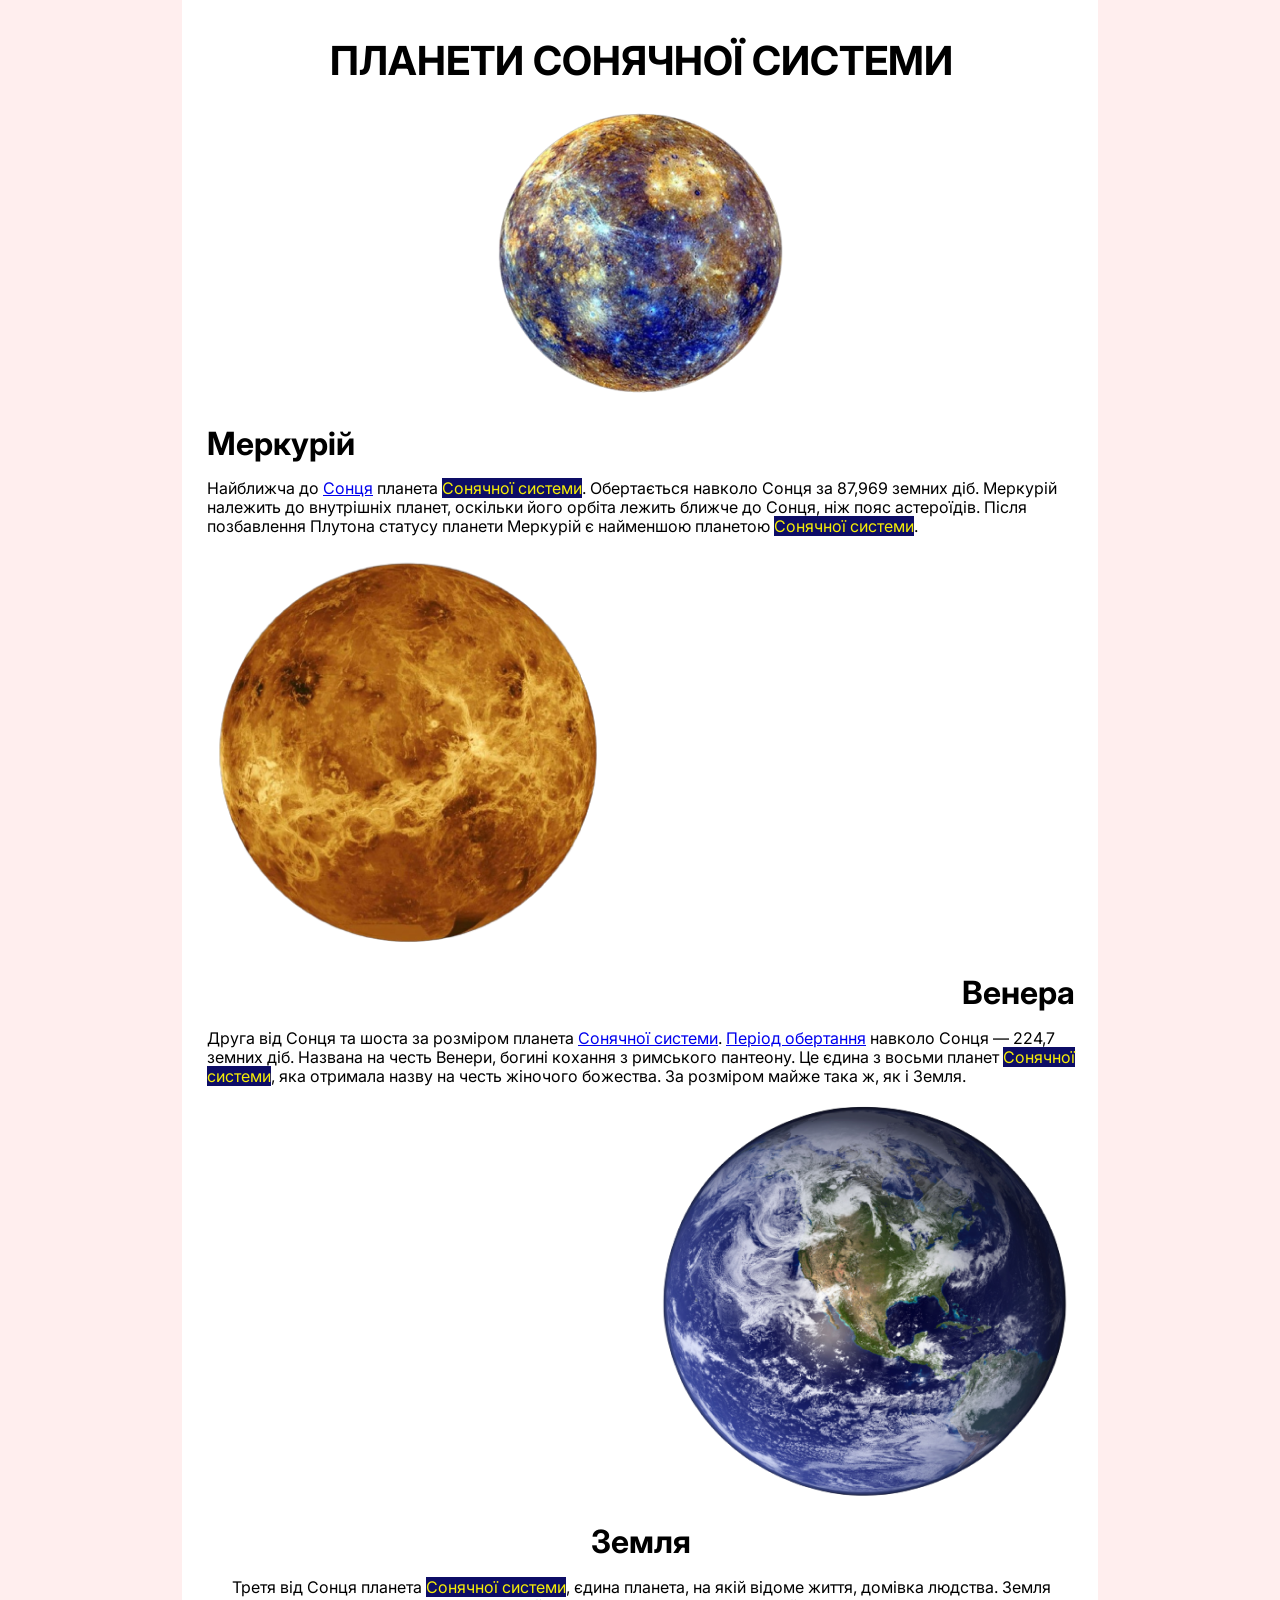
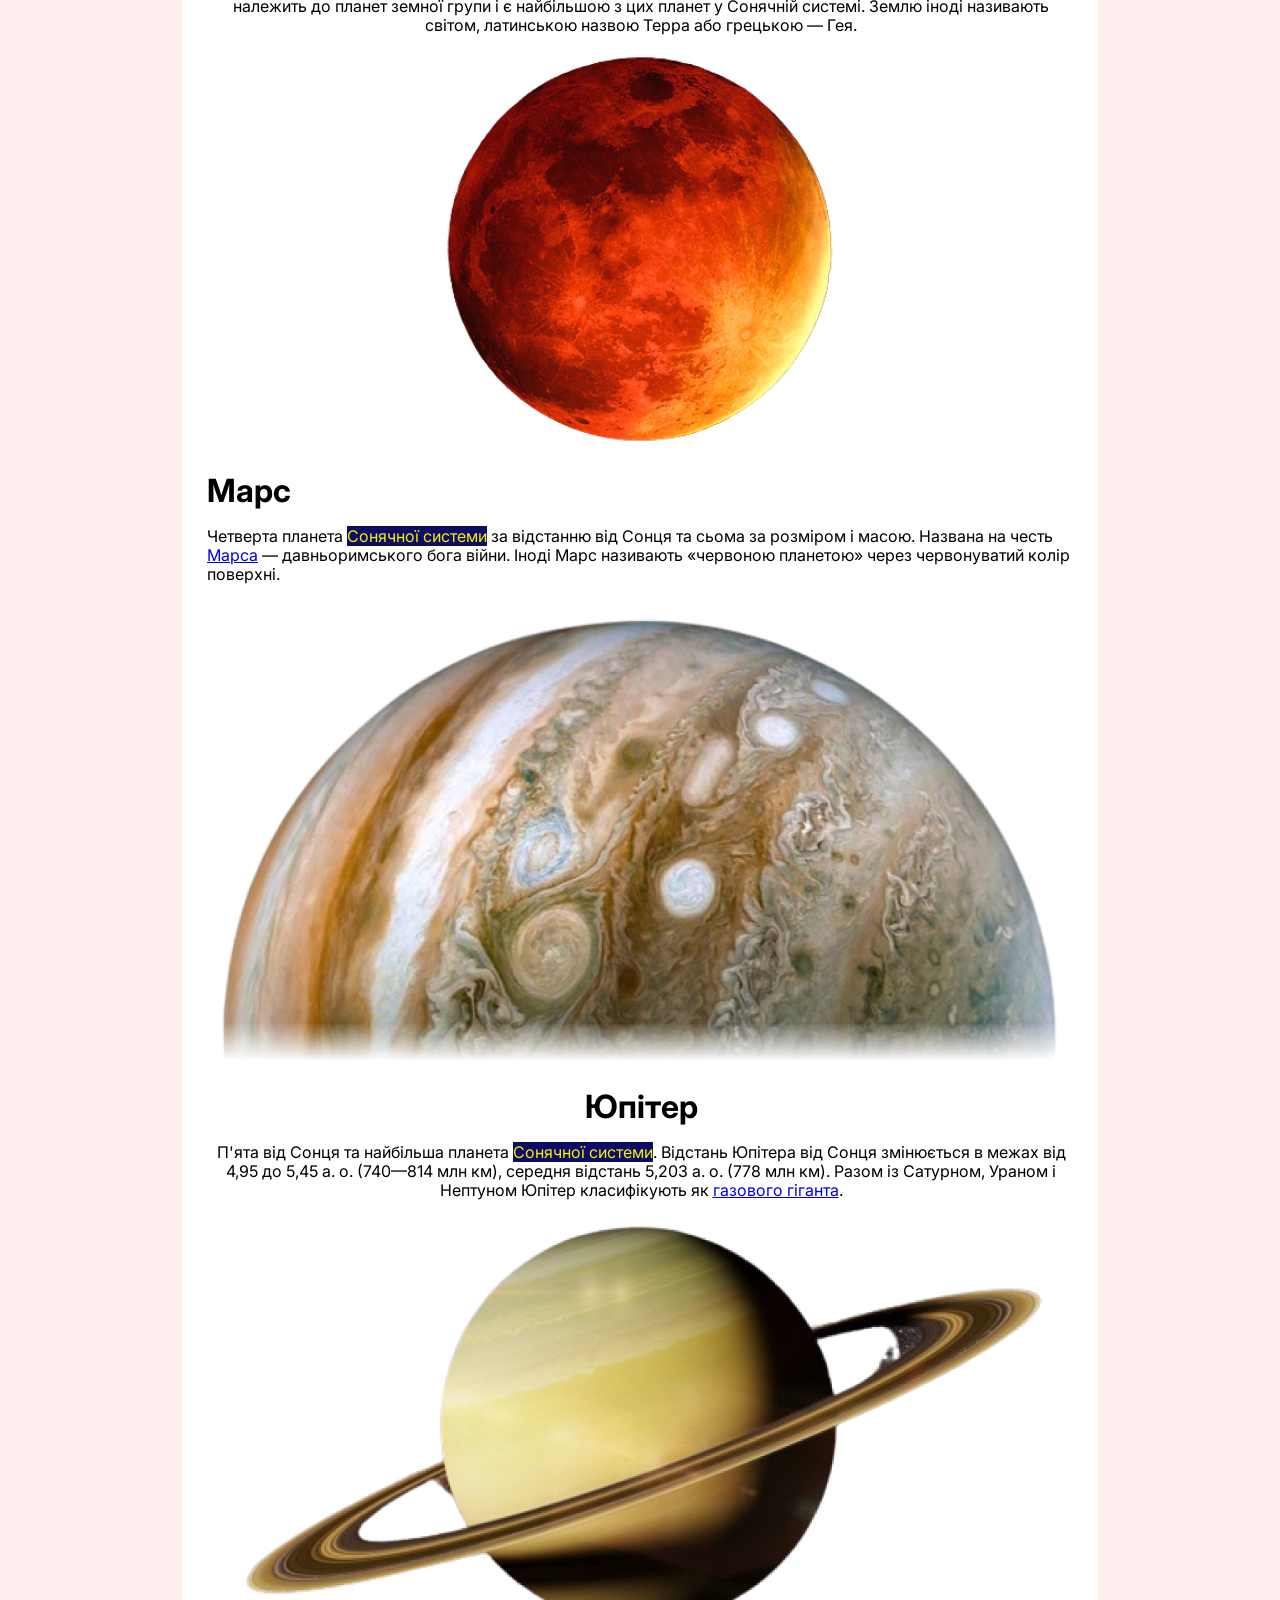
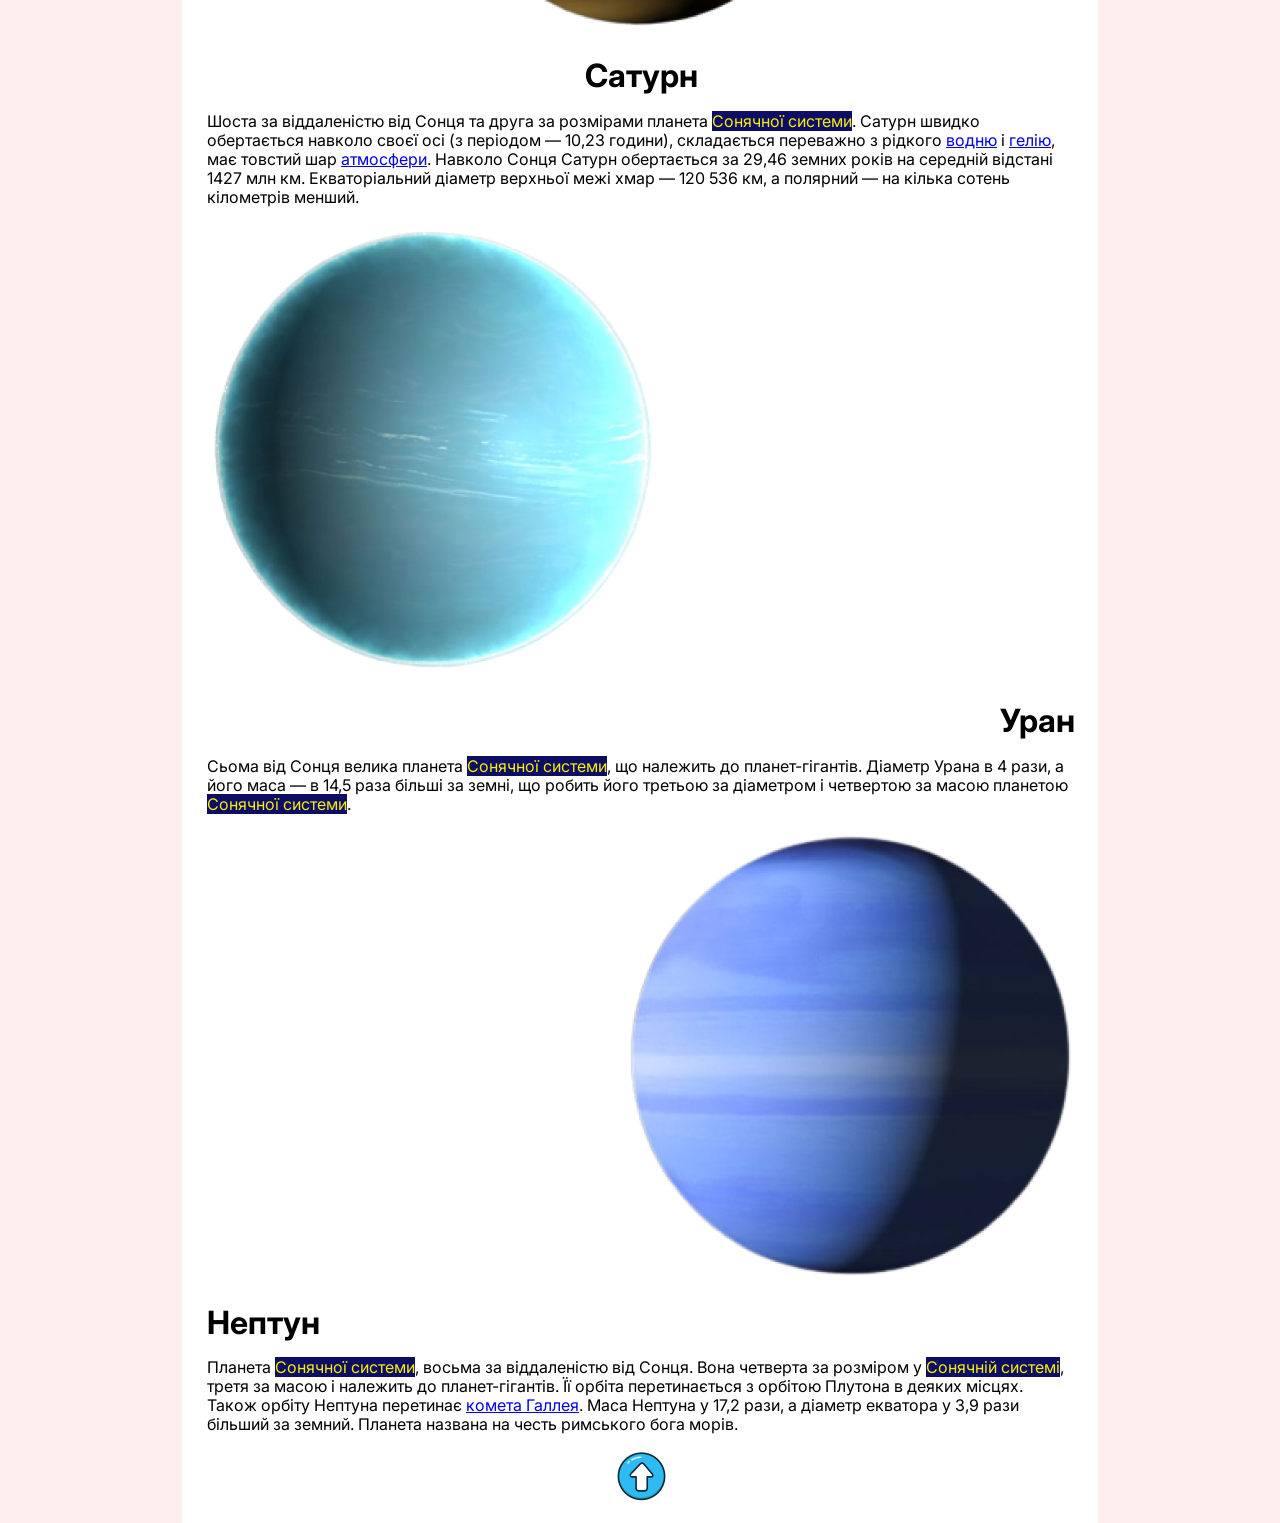
<file: hw-04/index.html>
<!DOCTYPE html>
<html lang="en">
  <head>
    <meta charset="UTF-8" />
    <meta name="viewport" content="width=device-width, initial-scale=1.0" />
    <link rel="icon" type="img/x-icon" href="img/favicon-32x32.png" />
    <title>Planets</title>
    <link rel="preconnect" href="https://fonts.googleapis.com" />
    <link rel="preconnect" href="https://fonts.gstatic.com" crossorigin />
    <link
      href="https://fonts.googleapis.com/css2?family=Inter:ital,opsz@0,14..32;1,14..32&display=swap"
      rel="stylesheet"
    />
    <link rel="stylesheet" href="css/style.css" />
  </head>
  <body>
    <div class="container">
      <article>
        <h1 id="top">ПЛАНЕТИ СОНЯЧНОЇ СИСТЕМИ</h1>
        <div class="planet center-image">
          <img src="img/mercury.png" alt="mercury-planet" />
        </div>
        <h2 class="text-left">Меркурій</h2>
        <p>
          Найближча до
          <a
            href="https://uk.wikipedia.org/wiki/%D0%A1%D0%BE%D0%BD%D1%86%D0%B5"
            id="sun"
            target="_blank"
            >Сонця</a
          >
          планета <span>Сонячної системи</span>. Обертається навколо Сонця за
          87,969 земних діб. Меркурій належить до внутрішніх планет, оскільки
          його орбіта лежить ближче до Сонця, ніж пояс астероїдів. Після
          позбавлення Плутона статусу планети Меркурій є найменшою планетою
          <span>Сонячної системи</span>.
        </p>
        <div class="planet left-image">
          <img src="img/venus.png" alt="venus-planet" />
        </div>
        <h2 class="text-right">Венера</h2>
        <p>
          Друга від Сонця та шоста за розміром планета
          <a
            href="https://uk.wikipedia.org/wiki/%D0%A1%D0%BE%D0%BD%D1%8F%D1%87%D0%BD%D0%B0_%D1%81%D0%B8%D1%81%D1%82%D0%B5%D0%BC%D0%B0"
            target="_blank"
            >Сонячної системи</a
          >.
          <a
            href="https://uk.wikipedia.org/wiki/%D0%9F%D0%B5%D1%80%D1%96%D0%BE%D0%B4_%D0%BE%D0%B1%D0%B5%D1%80%D1%82%D0%B0%D0%BD%D0%BD%D1%8F#:~:text=%D0%9F%D0%B5%D1%80%D1%96%D0%BE%D0%B4%20%D0%BE%D0%B1%D0%B5%D1%80%D1%82%D0%B0%D0%BD%D0%BD%D1%8F%20%E2%80%94%20%D0%BF%D1%80%D0%BE%D0%BC%D1%96%D0%B6%D0%BE%D0%BA%20%D1%87%D0%B0%D1%81%D1%83%2C%20%D1%87%D0%B5%D1%80%D0%B5%D0%B7,%D0%BF%D0%BE%D0%B2%D0%B5%D1%80%D1%82%D0%B0%D1%94%D1%82%D1%8C%D1%81%D1%8F%20%D0%B4%D0%BE%20%D1%81%D0%B2%D0%BE%D0%B3%D0%BE%20%D0%BF%D0%BE%D1%87%D0%B0%D1%82%D0%BA%D0%BE%D0%B2%D0%BE%D0%B3%D0%BE%20%D0%BF%D0%BE%D0%BB%D0%BE%D0%B6%D0%B5%D0%BD%D0%BD%D1%8F."
            target="_blank"
            >Період обертання</a
          >
          навколо Сонця — 224,7 земних діб. Названа на честь Венери, богині
          кохання з римського пантеону. Це єдина з восьми планет
          <span>Сонячної системи</span>, яка отримала назву на честь жіночого
          божества. За розміром майже така ж, як і Земля.
        </p>
        <div class="planet right-image">
          <img src="img/earth.png" alt="earth-planet" />
        </div>
        <h2 class="text-center">Земля</h2>
        <p class="p-center">
          Третя від Сонця планета <span>Сонячної системи</span>, єдина планета,
          на якій відоме життя, домівка людства. Земля належить до планет земної
          групи і є найбільшою з цих планет у Сонячній системі. Землю іноді
          називають світом, латинською назвою Терра або грецькою — Гея.
        </p>
        <div class="planet center-image">
          <img src="img/mars.png" alt="mars-planet" />
        </div>
        <h2 class="text-left">Марс</h2>
        <p>
          Четверта планета <span>Сонячної системи</span> за відстанню від Сонця
          та сьома за розміром і масою. Названа на честь
          <a
            href="https://rue.wikipedia.org/wiki/%D0%9C%D0%B0%D1%80%D1%81_(%D0%BF%D0%BB%D0%B0%D0%BD%D0%B5%D1%82%D0%B0)"
            target="_blank"
            >Марса</a
          >
          — давньоримського бога війни. Іноді Марс називають «червоною планетою»
          через червонуватий колір поверхні.
        </p>
        <div class="planet center-image">
          <img src="img/jupiter.png" alt="jupiter-planet" />
        </div>
        <h2 class="text-center">Юпітер</h2>
        <p class="p-center">
          П'ята від Сонця та найбільша планета <span>Сонячної системи</span>.
          Відстань Юпітера від Сонця змінюється в межах від 4,95 до 5,45 а. о.
          (740—814 млн км), середня відстань 5,203 а. о. (778 млн км). Разом із
          Сатурном, Ураном і Нептуном Юпітер класифікують як
          <a
            href="https://uk.wikipedia.org/wiki/%D0%93%D0%B0%D0%B7%D0%BE%D0%B2%D1%96_%D0%B3%D1%96%D0%B3%D0%B0%D0%BD%D1%82%D0%B8"
            target="_blank"
            >газового гіганта</a
          >.
        </p>
        <div class="planet center-image">
          <img src="img/saturn.png" alt="saturn-planet" />
        </div>
        <h2 class="text-center">Сатурн</h2>
        <p>
          Шоста за віддаленістю від Сонця та друга за розмірами планета
          <span>Сонячної системи</span>. Сатурн швидко обертається навколо своєї
          осі (з періодом — 10,23 години), складається переважно з рідкого
          <a
            href="https://uk.wikipedia.org/wiki/%D0%92%D0%BE%D0%B4%D0%B5%D0%BD%D1%8C"
            target="_blank"
            >водню</a
          >
          і
          <a
            href="https://uk.wikipedia.org/wiki/%D0%93%D0%B5%D0%BB%D1%96%D0%B9"
            target="_blank"
            >гелію</a
          >, має товстий шар
          <a
            href="https://ru.wikipedia.org/wiki/%D0%90%D1%82%D0%BC%D0%BE%D1%81%D1%84%D0%B5%D1%80%D0%B0"
            target="_blank"
            >атмосфери</a
          >. Навколо Сонця Сатурн обертається за 29,46 земних років на середній
          відстані 1427 млн км. Екваторіальний діаметр верхньої межі хмар — 120
          536 км, а полярний — на кілька сотень кілометрів менший.
        </p>
        <div class="planet left-image">
          <img src="img/uranus.png" alt="uranus-planet" />
        </div>
        <h2 class="text-right">Уран</h2>
        <p>
          Сьома від Сонця велика планета <span>Сонячної системи</span>, що
          належить до планет-гігантів. Діаметр Урана в 4 рази, а його маса — в
          14,5 раза більші за земні, що робить його третьою за діаметром і
          четвертою за масою планетою <span>Сонячної системи</span>.
        </p>
        <div class="planet right-image">
          <img src="img/neptune.png" alt="neptune-planet" />
        </div>
        <h2 class="text-left">Нептун</h2>
        <p>
          Планета <span>Сонячної системи</span>, восьма за віддаленістю від
          Сонця. Вона четверта за розміром у <span>Сонячній системі</span>,
          третя за масою і належить до планет-гігантів. Її орбіта перетинається
          з орбітою Плутона в деяких місцях. Також орбіту Нептуна перетинає
          <a
            href="https://ru.wikipedia.org/wiki/%D0%9A%D0%BE%D0%BC%D0%B5%D1%82%D0%B0_%D0%93%D0%B0%D0%BB%D0%BB%D0%B5%D1%8F"
            target="_blank"
            >комета Галлея</a
          >. Маса Нептуна у 17,2 рази, а діаметр екватора у 3,9 рази більший за
          земний. Планета названа на честь римського бога морів.
        </p>
        <a href="#top" class="target-link"
          ><img src="img/button-arrow-up-icon.png" alt="button-arrow-up"
        /></a>
      </article>
    </div>
  </body>
</html>
</file>
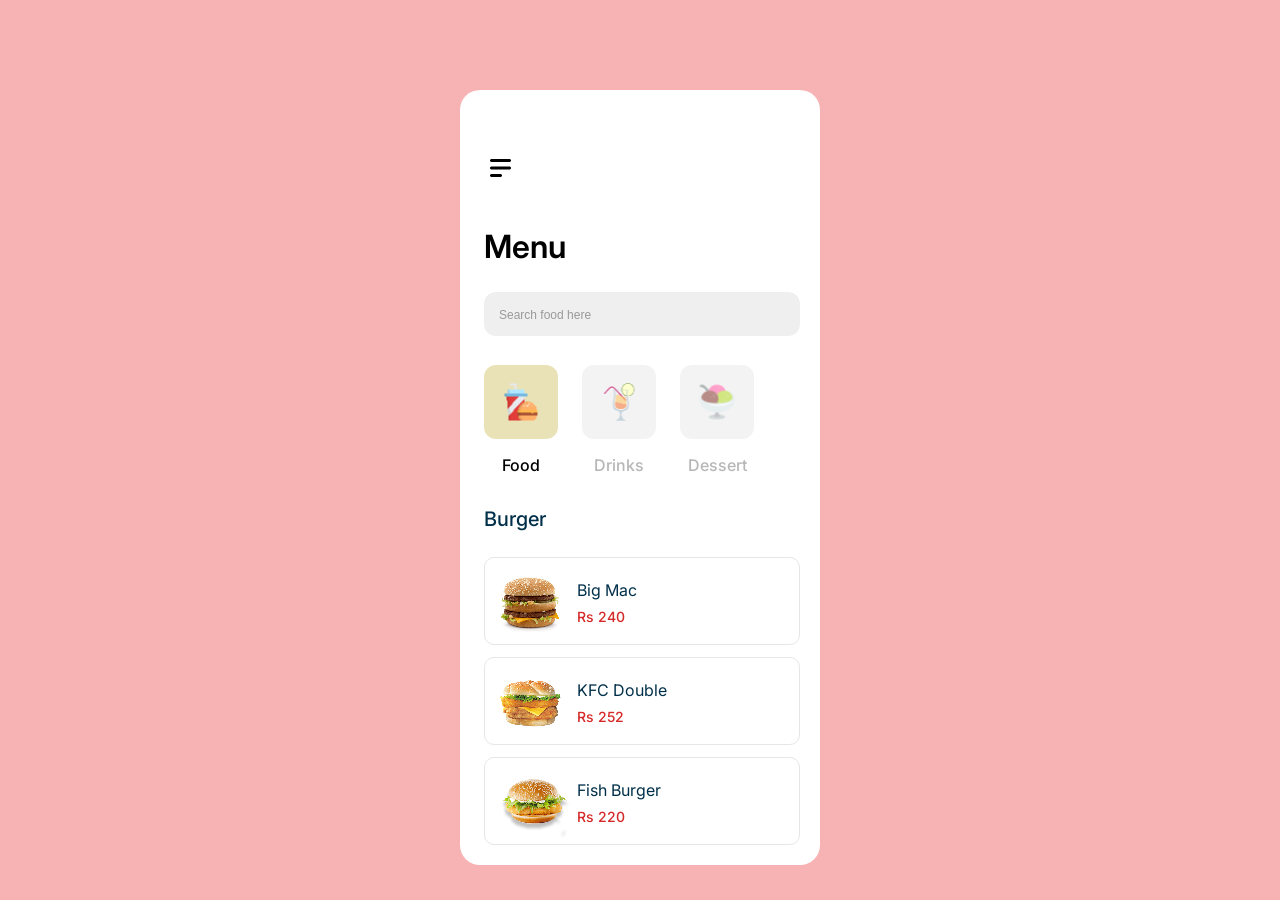
<file: hw-05-1/index.html>
<!DOCTYPE html>
<html lang="en">
  <head>
    <meta charset="UTF-8" />
    <meta name="viewport" content="width=device-width, initial-scale=1.0" />
    <link rel="icon" type="img/x-icon" href="img/food.png" />
    <title>Menu</title>
    <link rel="preconnect" href="https://fonts.googleapis.com" />
    <link rel="preconnect" href="https://fonts.gstatic.com" crossorigin />
    <link
      href="https://fonts.googleapis.com/css2?family=Inter:ital,opsz,wght@0,14..32,100..900;1,14..32,100..900&display=swap"
      rel="stylesheet"
    />
    <link rel="stylesheet" href="css/style.css" />
  </head>
  <body>
    <div class="container">
      <header class="header">
        <nav class="menu">
          <ul>
            <li>
              <a href="#"> <img src="img/menu-icon.png" alt="menu-icon" /></a>
              <ul>
                <li><a href="#">Food</a></li>
                <li><a href="#">Drinks</a></li>
                <li><a href="#">Desserts</a></li>
              </ul>
            </li>
          </ul>
        </nav>
      </header>
      <section class="section">
        <div class="menu-block">
          <h1>Menu</h1>
          <div class="food-search">
            <label for="inpsearch"></label>
            <input
              type="search"
              id="inpsearch"
              name="inpsearch"
              placeholder="Search food here"
            />
          </div>
        </div>
        <div class="menu-catalog">
          <div class="food-wrapper">
            <a href="#"
              ><div class="frame active">
                <img src="img/food.png" alt="food" />
              </div>
              <p>Food</p></a
            >
          </div>
          <div class="food-wrapper">
            <a href="#"
              ><div class="frame">
                <img src="img/tropical-drink.png" alt="tropical-drink" />
              </div>
              <p>Drinks</p></a
            >
          </div>
          <div class="food-wrapper">
            <a href="#"
              ><div class="frame">
                <img src="img/ice-cream.png" alt="ice-cream" />
              </div>
              <p>Dessert</p></a
            >
          </div>
        </div>
        <h2>Burger</h2>
        <div class="food-catalog">
          <div class="burger-wrapper">
            <div class="burger-frame">
              <a href="#"> <img src="img/big-mac.png" alt="big-mac" /></a>
            </div>
            <div class="burger-text">
              <a href="#">
                <p class="burger-name">Big Mac</p>
                <p class="burger-weight">Rs 240</p></a
              >
            </div>
          </div>
          <div class="burger-wrapper">
            <div class="burger-frame">
              <a href="#"> <img src="img/kfc-double.png" alt="kfc-double" /></a>
            </div>
            <div class="burger-text">
              <a href="#">
                <p class="burger-name">KFC Double</p>
                <p class="burger-weight">Rs 252</p></a
              >
            </div>
          </div>
          <div class="burger-wrapper">
            <div class="burger-frame">
              <a href="#">
                <img src="img/fish-burger.png" alt="fish-burger"
              /></a>
            </div>
            <div class="burger-text">
              <a href="#">
                <p class="burger-name">Fish Burger</p>
                <p class="burger-weight">Rs 220</p></a
              >
            </div>
          </div>
        </div>
      </section>
    </div>
  </body>
</html>
</file>
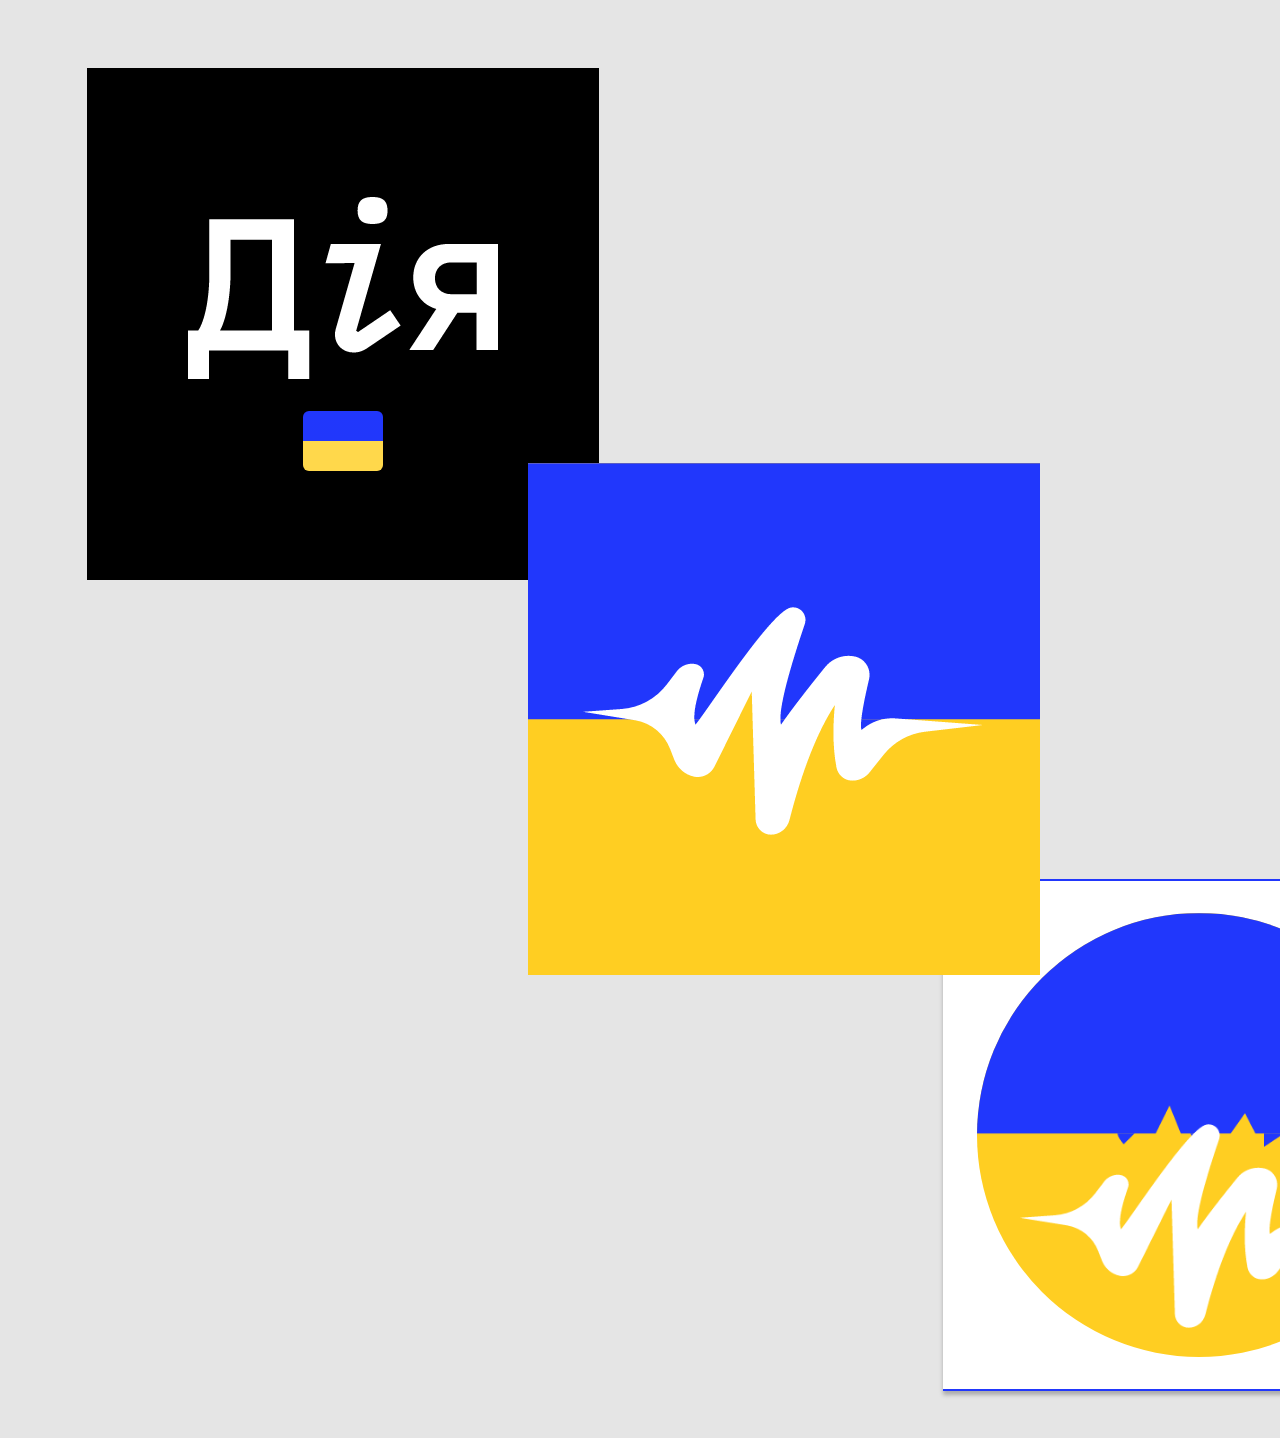
<file: hw-05/index.html>
<!DOCTYPE html>
<html lang="en">
  <head>
    <meta charset="UTF-8" />
    <meta name="viewport" content="width=device-width, initial-scale=1.0" />
    <link rel="icon" type="img/x-icon" href="img/favicon-32x32.png" />
    <title>Figures</title>
    <link rel="stylesheet" href="css/style.css" />
  </head>
  <body>
    <div class="container">
      <div class="black-square">
        <div class="text"><img src="img/vector.png" alt="diia" /></div>
        <div class="flag"><img src="img/flag.svg" alt="flag" /></div>
      </div>
      <div class="speechify-square">
        <div class="blue-rectangle">
          <img src="img/blue.png" alt="blue-rectangle" />
        </div>
        <div class="glyph-square">
          <img src="img/glyph.png" alt="glyph" />
        </div>
      </div>
      <div class="speechify-circle">
        <div class="circle-container">
          <div class="glyph-circle">
            <img src="img/glyph.png" alt="glyph" />
          </div>
          <div class="yellow-semicircle"></div>
          <div class="blue-semicircle">
            <img src="img/blue.png" alt="blue-semicircle" />
          </div>
        </div>
      </div>
    </div>
  </body>
</html>
</file>
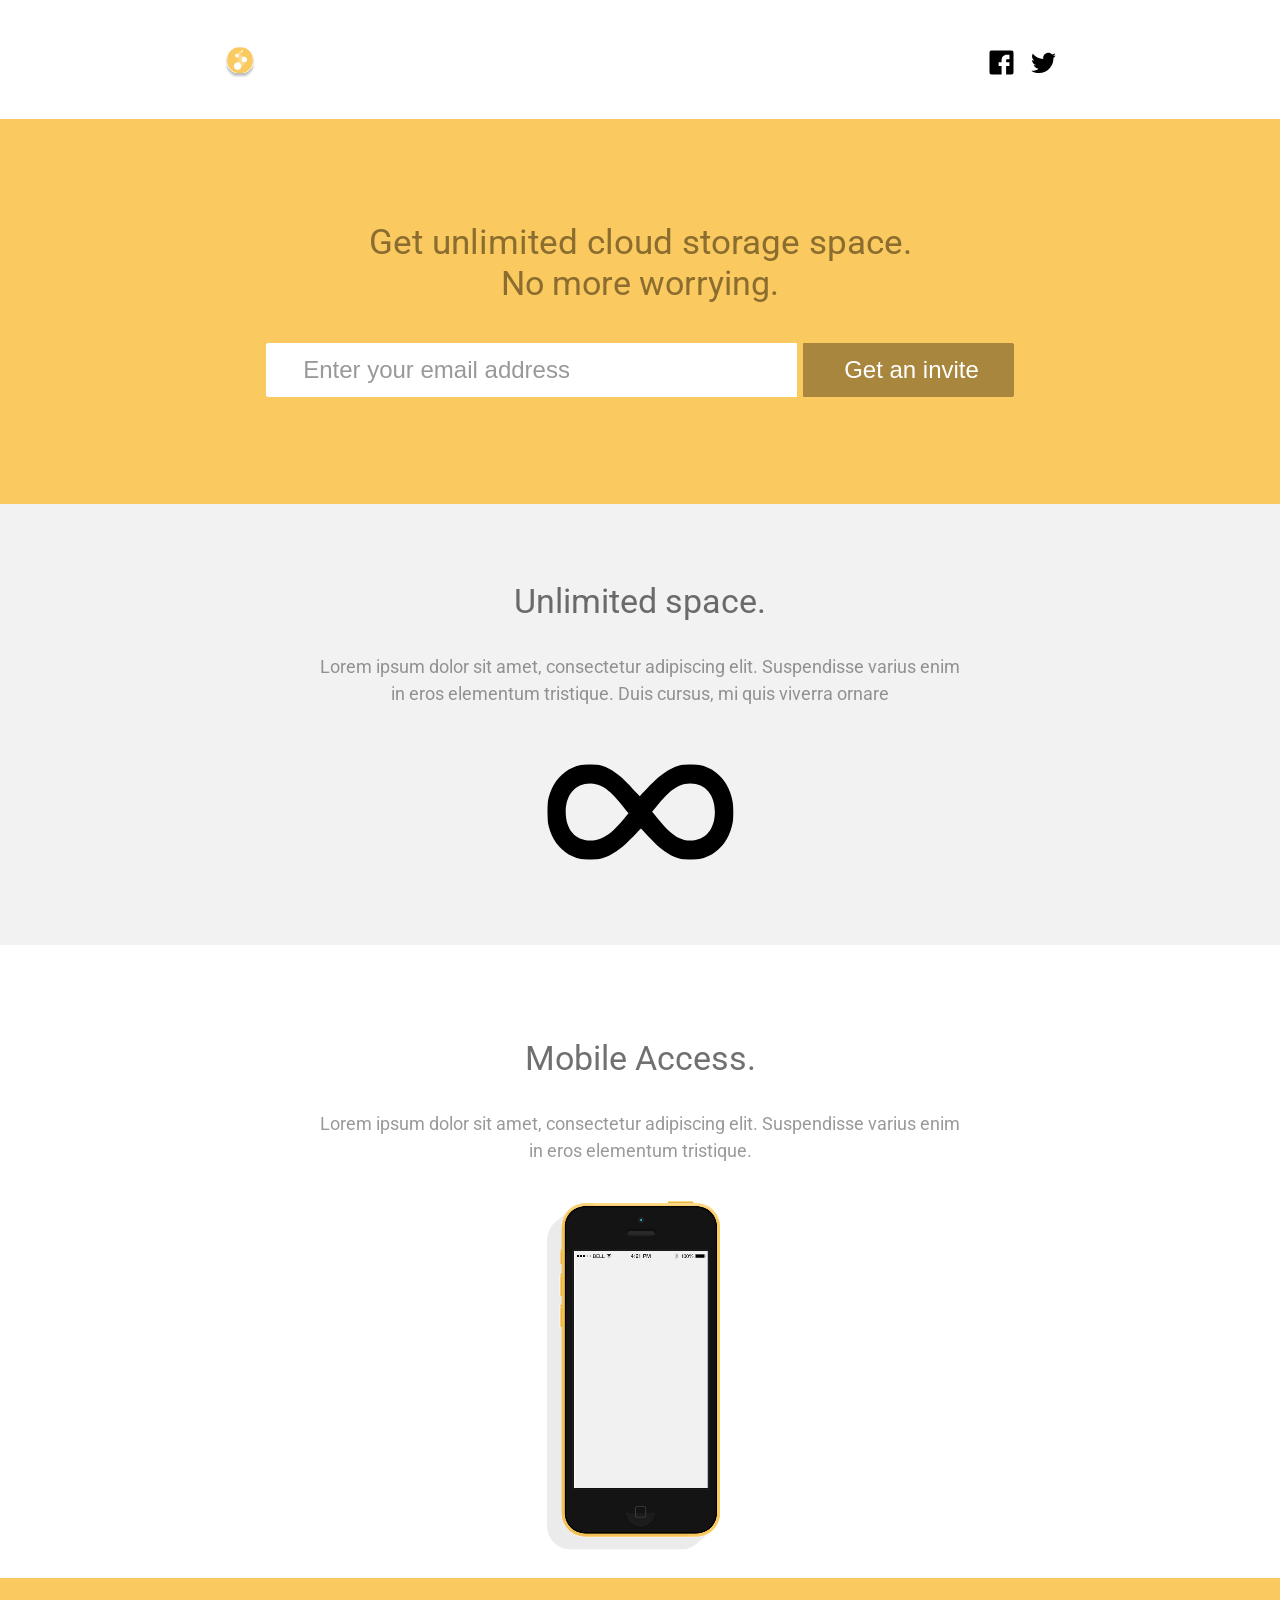
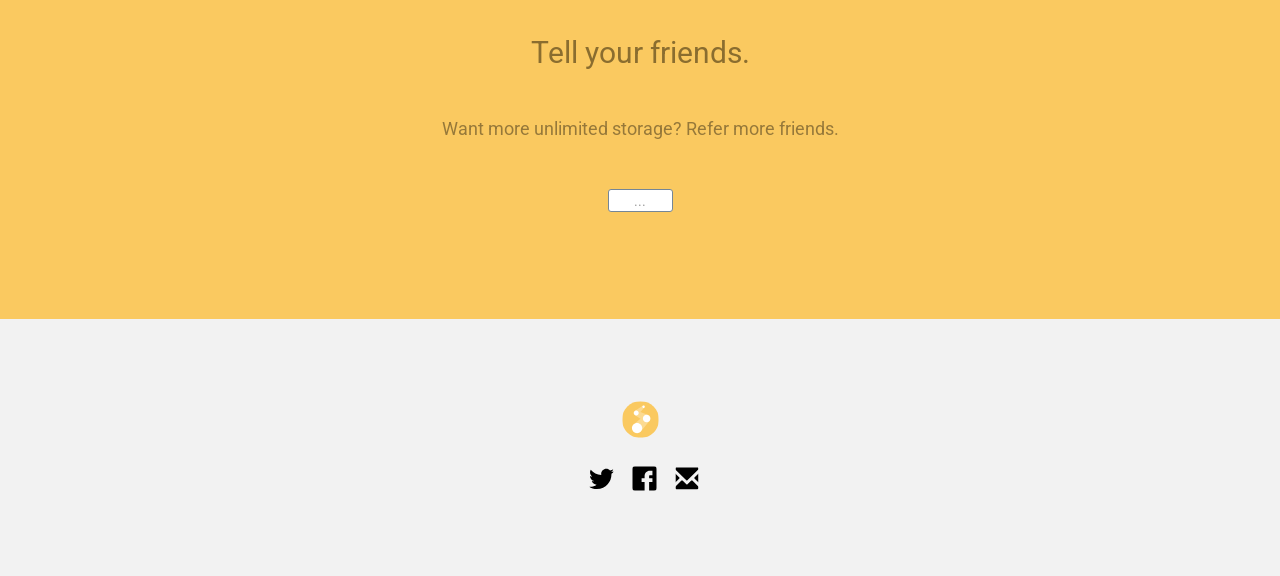
<file: hw-06/index.html>
<!DOCTYPE html>
<html lang="en">
  <head>
    <meta charset="UTF-8" />
    <meta name="viewport" content="width=device-width, initial-scale=1.0" />
    <link rel="icon" type="img/x-icon" href="img/logo.svg" />
    <title>Cloud Storage</title>
    <link rel="preconnect" href="https://fonts.googleapis.com" />
    <link rel="preconnect" href="https://fonts.gstatic.com" crossorigin />
    <link
      href="https://fonts.googleapis.com/css2?family=Roboto:ital,wght@0,100;0,300;0,400;0,500;0,700;0,900;1,100;1,300;1,400;1,500;1,700;1,900&display=swap"
      rel="stylesheet"
    />
    <link rel="stylesheet" href="css/style.css" />
  </head>
  <body>
    <div class="container">
      <header class="header">
        <div class="header-content">
          <div class="logo-wrapper">
            <div class="header-logo">
              <a href="#"
                ><img src="img/logo-shadow.svg" alt="logo-with-shadow"
              /></a>
            </div>
          </div>
          <div class="h-icons-wrapper">
            <div class="header-fb">
              <a href="#"><img src="img/fb-icon.svg" alt="fb-icon" /></a>
            </div>
            <div class="header-tw">
              <a href="#"
                ><img src="img/twitter-icon.svg" alt="twitter-icon"
              /></a>
            </div>
          </div>
        </div>
      </header>
      <main class="main">
        <section class="sctn-first">
          <div class="sctn-wrapper">
            <div class="heading">
              <h1>Get unlimited cloud storage space.</h1>
              <h2>No more worrying.</h2>
            </div>
            <form action="/action_page.php">
              <!-- <label for="email"></label> -->
              <input
                type="email"
                id="email"
                placeholder="Enter your email address"
                required
              />
              <input type="submit" value="Get an invite" />
            </form>
          </div>
        </section>
        <section class="sctn-second">
          <div class="sctn-wrapper">
            <h2>Unlimited space.</h2>
            <p>
              Lorem ipsum dolor sit amet, consectetur adipiscing elit.
              Suspendisse varius enim in eros elementum tristique. Duis cursus,
              mi quis viverra ornare
            </p>
            <div class="img-wrapper">
              <img src="img/infinity-icon.svg" alt="infinity-icon" />
            </div>
          </div>
        </section>
        <section class="sctn-third">
          <div class="sctn-wrapper">
            <h2>Mobile Access.</h2>
            <p>
              Lorem ipsum dolor sit amet, consectetur adipiscing elit.
              Suspendisse varius enim in eros elementum tristique.
            </p>
            <div class="img-wrapper">
              <a href="#"><img src="img/phone.png" alt="phone" /></a>
            </div>
          </div>
        </section>
        <section class="sctn-fourth">
          <div class="sctn-wrapper">
            <h2>Tell your friends.</h2>
            <p>Want more unlimited storage? Refer more friends.</p>
            <div class="sctn-button">
              <a href="#">...</a>
            </div>
          </div>
        </section>
      </main>
      <footer class="footer">
        <div class="footer-content">
          <div class="f-logo-wrapper">
            <div class="footer-logo">
              <a href=""><img src="img/logo.svg" alt="logo" /></a>
            </div>
          </div>
          <div class="f-icons-wrapper">
            <div class="footer-tw">
              <a href="#"
                ><img src="img/twitter-icon.svg" alt="twitter-icon"
              /></a>
            </div>
            <div class="footer-fb">
              <a href="#"><img src="img/fb-icon.svg" alt="fb-icon" /></a>
            </div>
            <div class="footer-email">
              <a href="#"><img src="img/email-icon.svg" alt="email-icon" /></a>
            </div>
          </div>
        </div>
      </footer>
    </div>
  </body>
</html>
</file>
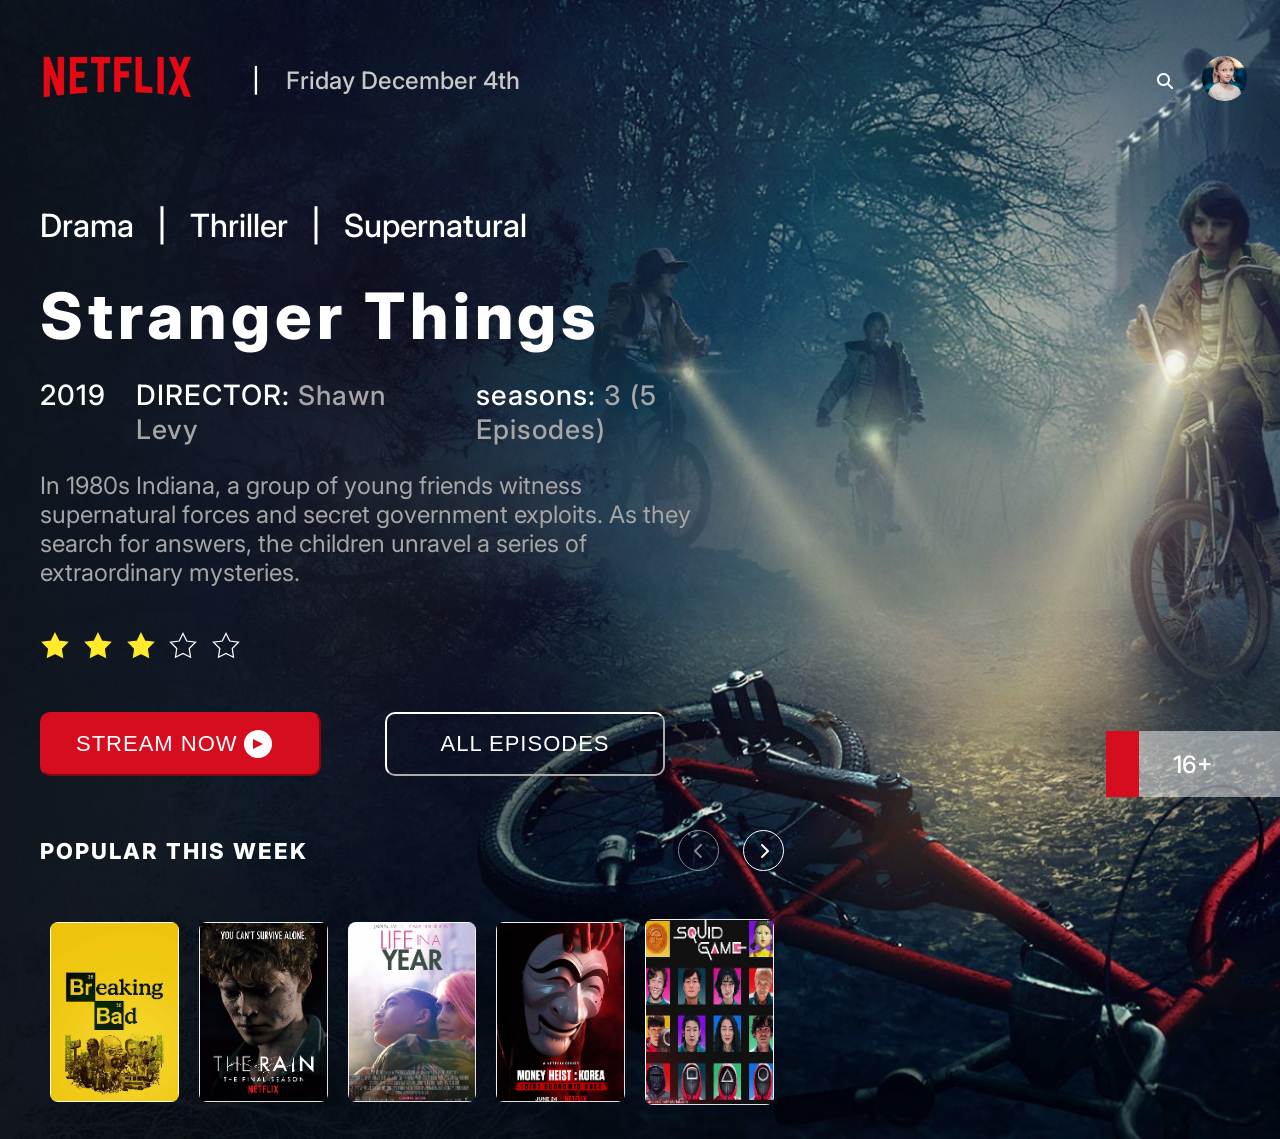
<file: hw-07/index.html>
<!DOCTYPE html>
<html lang="en">
  <head>
    <meta charset="UTF-8" />
    <meta name="viewport" content="width=device-width, initial-scale=1.0" />
    <link
      rel="icon"
      type="image/png"
      sizes="32x32"
      href="img/favicon-32x32.png"
    />
    <title>Netflix</title>
    <link rel="preconnect" href="https://fonts.googleapis.com" />
    <link rel="preconnect" href="https://fonts.gstatic.com" crossorigin />
    <link
      href="https://fonts.googleapis.com/css2?family=Inter:ital,opsz,wght@0,14..32,100..900;1,14..32,100..900&display=swap"
      rel="stylesheet"
    />
    <link
      rel="stylesheet"
      href="https://cdnjs.cloudflare.com/ajax/libs/font-awesome/6.6.0/css/all.min.css"
    />
    <link rel="stylesheet" href="css/style.css" />
  </head>
  <body>
    <main class="container">
      <header class="header">
        <div class="logo-wrapper">
          <div class="h-logo">
            <a href="https://www.netflix.com/ua-en/" target="_blank"
              ><img src="img/netflix-logo.svg" alt="logo"
            /></a>
          </div>
          <span class="spacer">|</span>
          <p class="current-date">
            <!-- current date is generated with JS -->
          </p>
        </div>
        <div class="icons-wrapper">
          <!-- 1 variant -->
          <!-- <div class="search">
            <a href="https://www.netflix.com/ua-en/browse/genre/34399" target="_blank">
              <img src="img/fe-search.svg" alt="search-icon" />
            </a>
          </div> -->
          <!-- 2 variant -->
          <a
            href="https://www.netflix.com/tudum/top10/most-popular?week=2023-10-29/"
            target="_blank"
          >
            <i
              class="fa-solid fa-magnifying-glass fa-flip"
              style="--fa-animation-duration: 10s"
            ></i
          ></a>
          <div class="avatar">
            <a href="https://about.netflix.com/en/newsroom" target="_blank"
              ><img src="img/avatar.png" alt="avatar-icon"
            /></a>
          </div>
        </div>
      </header>
      <article class="m-content">
        <section class="subheading">
          <h3 id="genre-list"></h3>
        </section>
        <section class="heading">
          <h1>Stranger Things</h1>
        </section>
        <section class="description">
          <div class="d-heading">
            <h4>2019</h4>
            <h4>director: <span>Shawn Levy</span></h4>
            <h4>seasons: <span>3 (5 Episodes)</span></h4>
          </div>
          <p>
            In 1980s Indiana, a group of young friends witness supernatural
            forces and secret government exploits. As they search for answers,
            the children unravel a series of extraordinary mysteries.
          </p>
        </section>
        <section class="rate">
          <div class="star-wrapper">
            <!-- first -->
            <div class="star" onclick="setRating(1)">
              <svg viewBox="0 0 24 24">
                <polygon
                  points="12,2 15,8 22,9 17,14 18,21 12,18 6,21 7,14 2,9 9,8"
                />
              </svg>
            </div>
            <!-- second -->
            <div class="star" onclick="setRating(2)">
              <svg viewBox="0 0 24 24">
                <polygon
                  points="12,2 15,8 22,9 17,14 18,21 12,18 6,21 7,14 2,9 9,8"
                />
              </svg>
            </div>
            <!-- third -->
            <div class="star" onclick="setRating(3)">
              <svg viewBox="0 0 24 24">
                <polygon
                  points="12,2 15,8 22,9 17,14 18,21 12,18 6,21 7,14 2,9 9,8"
                />
              </svg>
            </div>
            <!-- fourth -->
            <div class="star" onclick="setRating(4)">
              <svg viewBox="0 0 24 24">
                <polygon
                  points="12,2 15,8 22,9 17,14 18,21 12,18 6,21 7,14 2,9 9,8"
                />
              </svg>
            </div>
            <!-- fifth -->
            <div class="star" onclick="setRating(5)">
              <svg viewBox="0 0 24 24">
                <polygon
                  points="12,2 15,8 22,9 17,14 18,21 12,18 6,21 7,14 2,9 9,8"
                />
              </svg>
            </div>
          </div>
        </section>
        <section class="links">
          <div class="links-wrapper">
            <button class="b-link">
              <a
                href="https://www.netflix.com/ua-en/title/80057281"
                target="_target"
                >STREAM NOW
                <div class="circle">
                  <div class="triangle"></div>
                </div>
              </a>
            </button>
            <button class="b-link">
              <a
                href="https://www.netflix.com/ua-en/title/80057281"
                target="_target"
              >
                ALL EPISODES</a
              >
            </button>
          </div>
        </section>
        <section class="movies">
          <div class="m-heading">
            <h4>POPULAR THIS WEEK</h4>
            <div class="c-wrapper">
              <button class="control left">
                <i
                  class="fa-solid fa-chevron-left fa-fade"
                  style="--fa-animation-duration: 2s; --fa-fade-opacity: 0.6"
                ></i>
              </button>
              <button class="control right active">
                <i
                  class="fa-solid fa-chevron-right fa-fade"
                  style="--fa-animation-duration: 2s; --fa-fade-opacity: 0.6"
                ></i>
              </button>
            </div>
          </div>
          <div class="m-wrapper">
            <!-- Images added dynamically with JS -->
          </div>
        </section>
      </article>
      <div class="rating">
        <div class="red"></div>
        <p>16+</p>
      </div>
    </main>
    <script src="script/main.js"></script>
    <script src="script/slider.js"></script>
  </body>
</html>
</file>
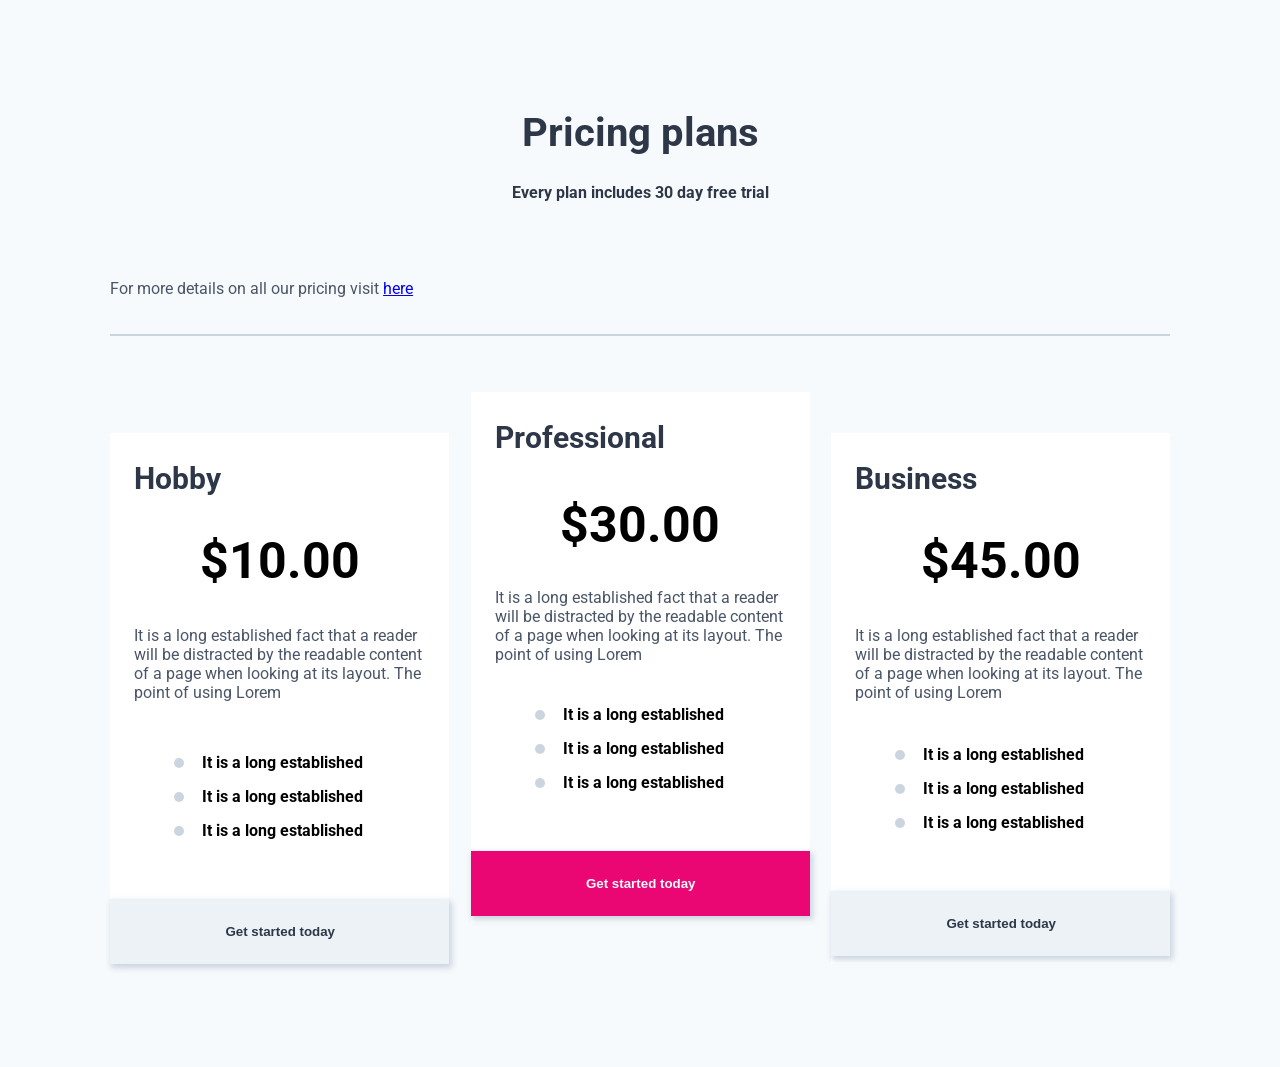
<file: hw-08/index.html>
<!DOCTYPE html>
<html lang="en">
  <head>
    <meta charset="UTF-8" />
    <meta name="viewport" content="width=device-width, initial-scale=1.0" />
    <link rel="icon" type="image/png" sizes="32x32" href="price.png" />
    <title>Pricing Cards</title>
    <link rel="preconnect" href="https://fonts.googleapis.com" />
    <link rel="preconnect" href="https://fonts.gstatic.com" crossorigin />
    <link
      href="https://fonts.googleapis.com/css2?family=Roboto:ital,wght@0,100;0,300;0,400;0,500;0,700;0,900;1,100;1,300;1,400;1,500;1,700;1,900&display=swap"
      rel="stylesheet"
    />
    <link rel="stylesheet" href="css/style.css" />
  </head>
  <body>
    <div class="container">
      <header class="header">
        <h1>Pricing plans</h1>
        <h4>Every plan includes 30 day free trial</h4>
        <p>For more details on all our pricing visit <a href="#">here</a></p>
      </header>
      <div class="border"></div>
      <main>
        <div class="cards-wrapper">
          <!-- 1st card -->
          <div class="card">
            <div class="content-wrapper">
              <h2>Hobby</h2>
              <h1 class="price">$10.00</h1>
              <p>
                It is a long established fact that a reader will be distracted
                by the readable content of a page when looking at its layout.
                The point of using Lorem
              </p>
              <ul>
                <li>It is a long established</li>
                <li>It is a long established</li>
                <li>It is a long established</li>
              </ul>
            </div>
            <button>Get started today</button>
          </div>
          <!-- 2nd card -->
          <div class="card active">
            <div class="content-wrapper">
              <h2>Professional</h2>
              <h1 class="price">$30.00</h1>
              <p>
                It is a long established fact that a reader will be distracted
                by the readable content of a page when looking at its layout.
                The point of using Lorem
              </p>
              <ul>
                <li>It is a long established</li>
                <li>It is a long established</li>
                <li>It is a long established</li>
              </ul>
            </div>
            <button class="active">Get started today</button>
          </div>
          <!-- 3rd card -->
          <div class="card">
            <div class="content-wrapper">
              <h2>Business</h2>
              <h1 class="price">$45.00</h1>
              <p>
                It is a long established fact that a reader will be distracted
                by the readable content of a page when looking at its layout.
                The point of using Lorem
              </p>
              <ul>
                <li>It is a long established</li>
                <li>It is a long established</li>
                <li>It is a long established</li>
              </ul>
            </div>
            <button>Get started today</button>
          </div>
        </div>
      </main>
    </div>
  </body>
</html>
</file>
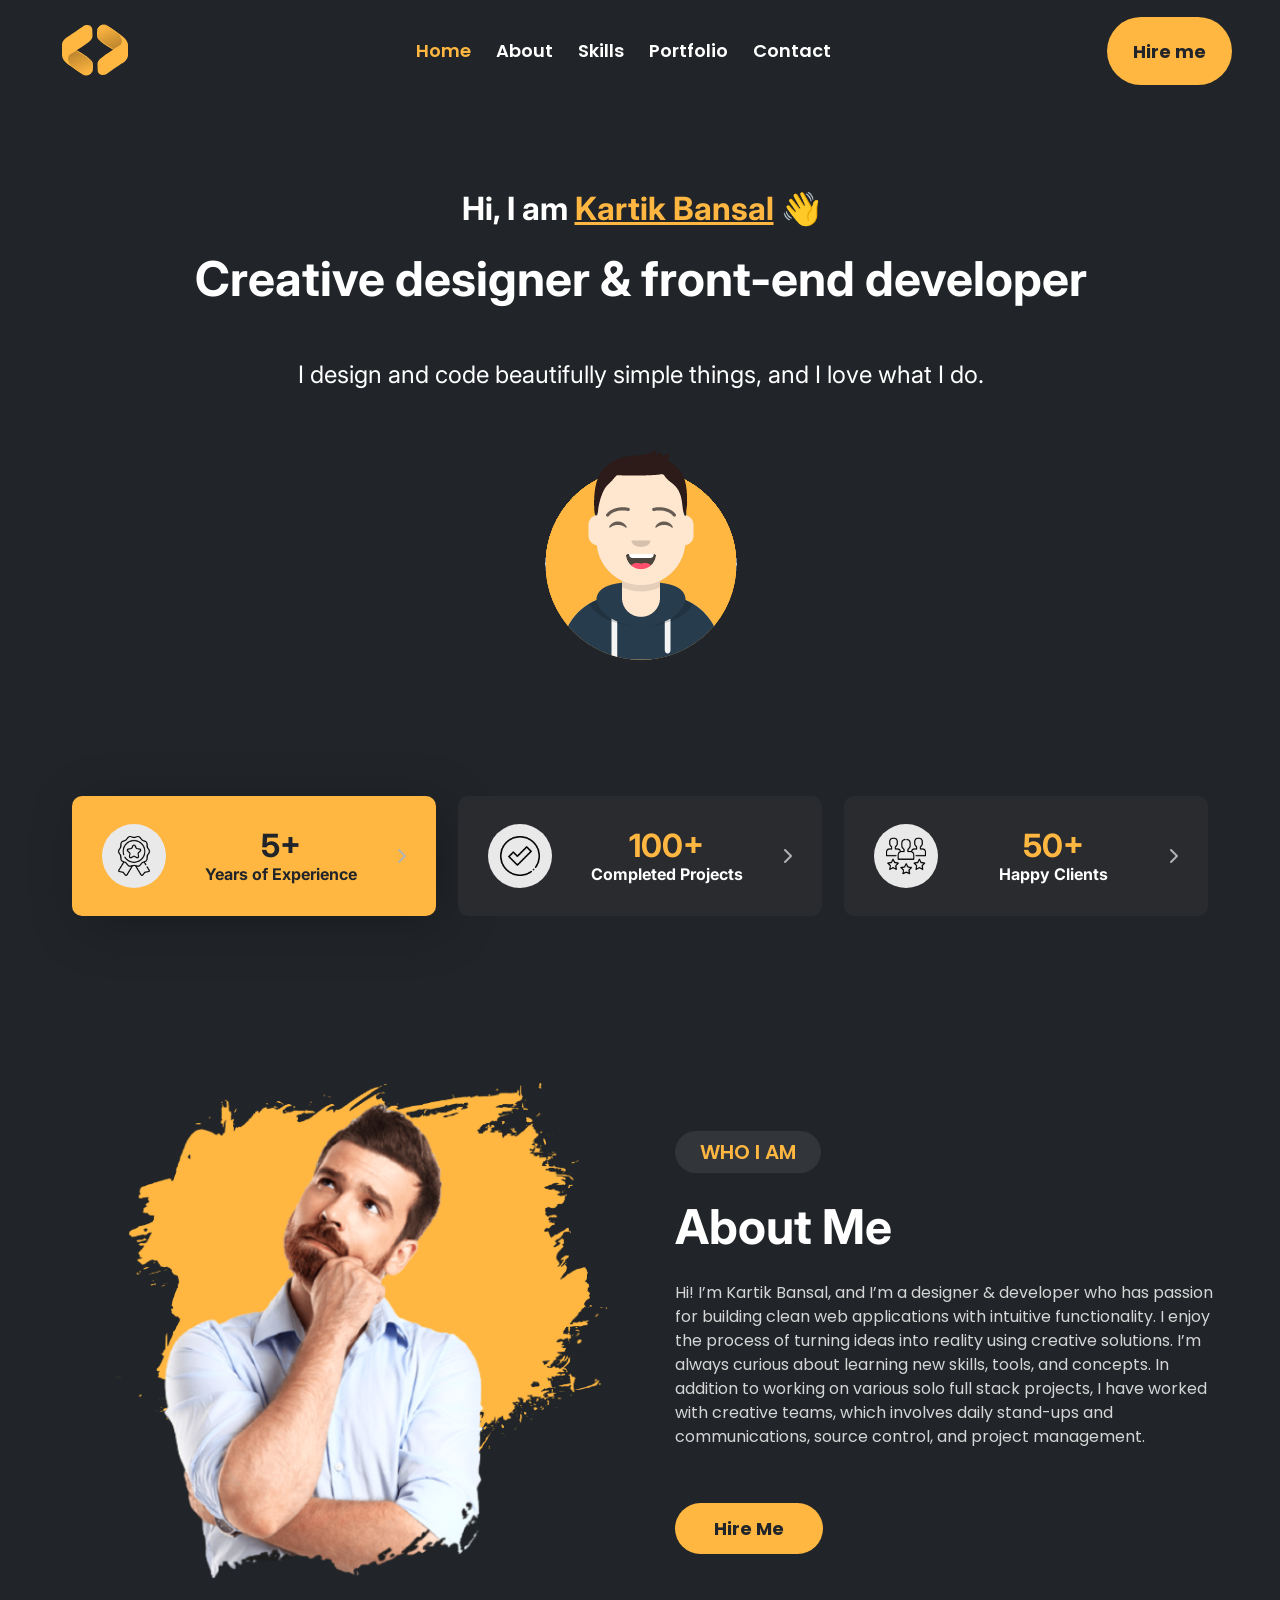
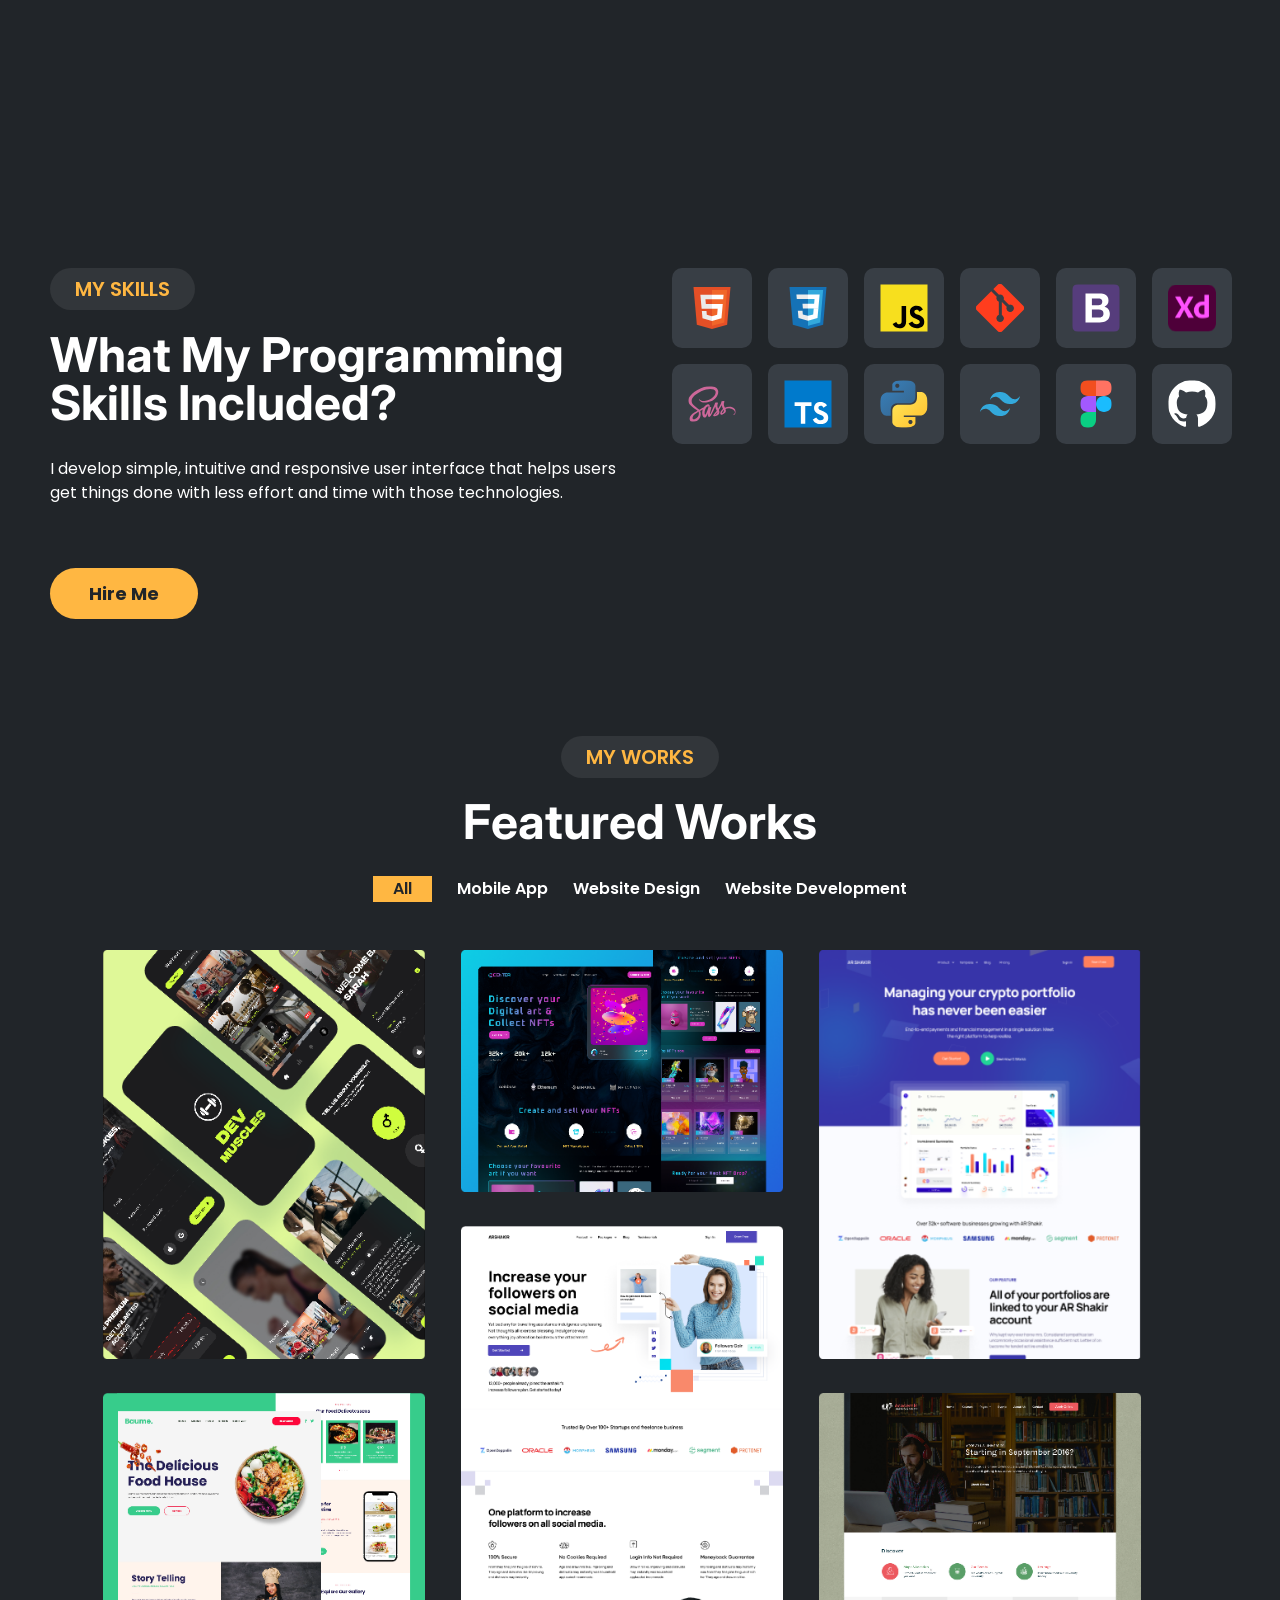
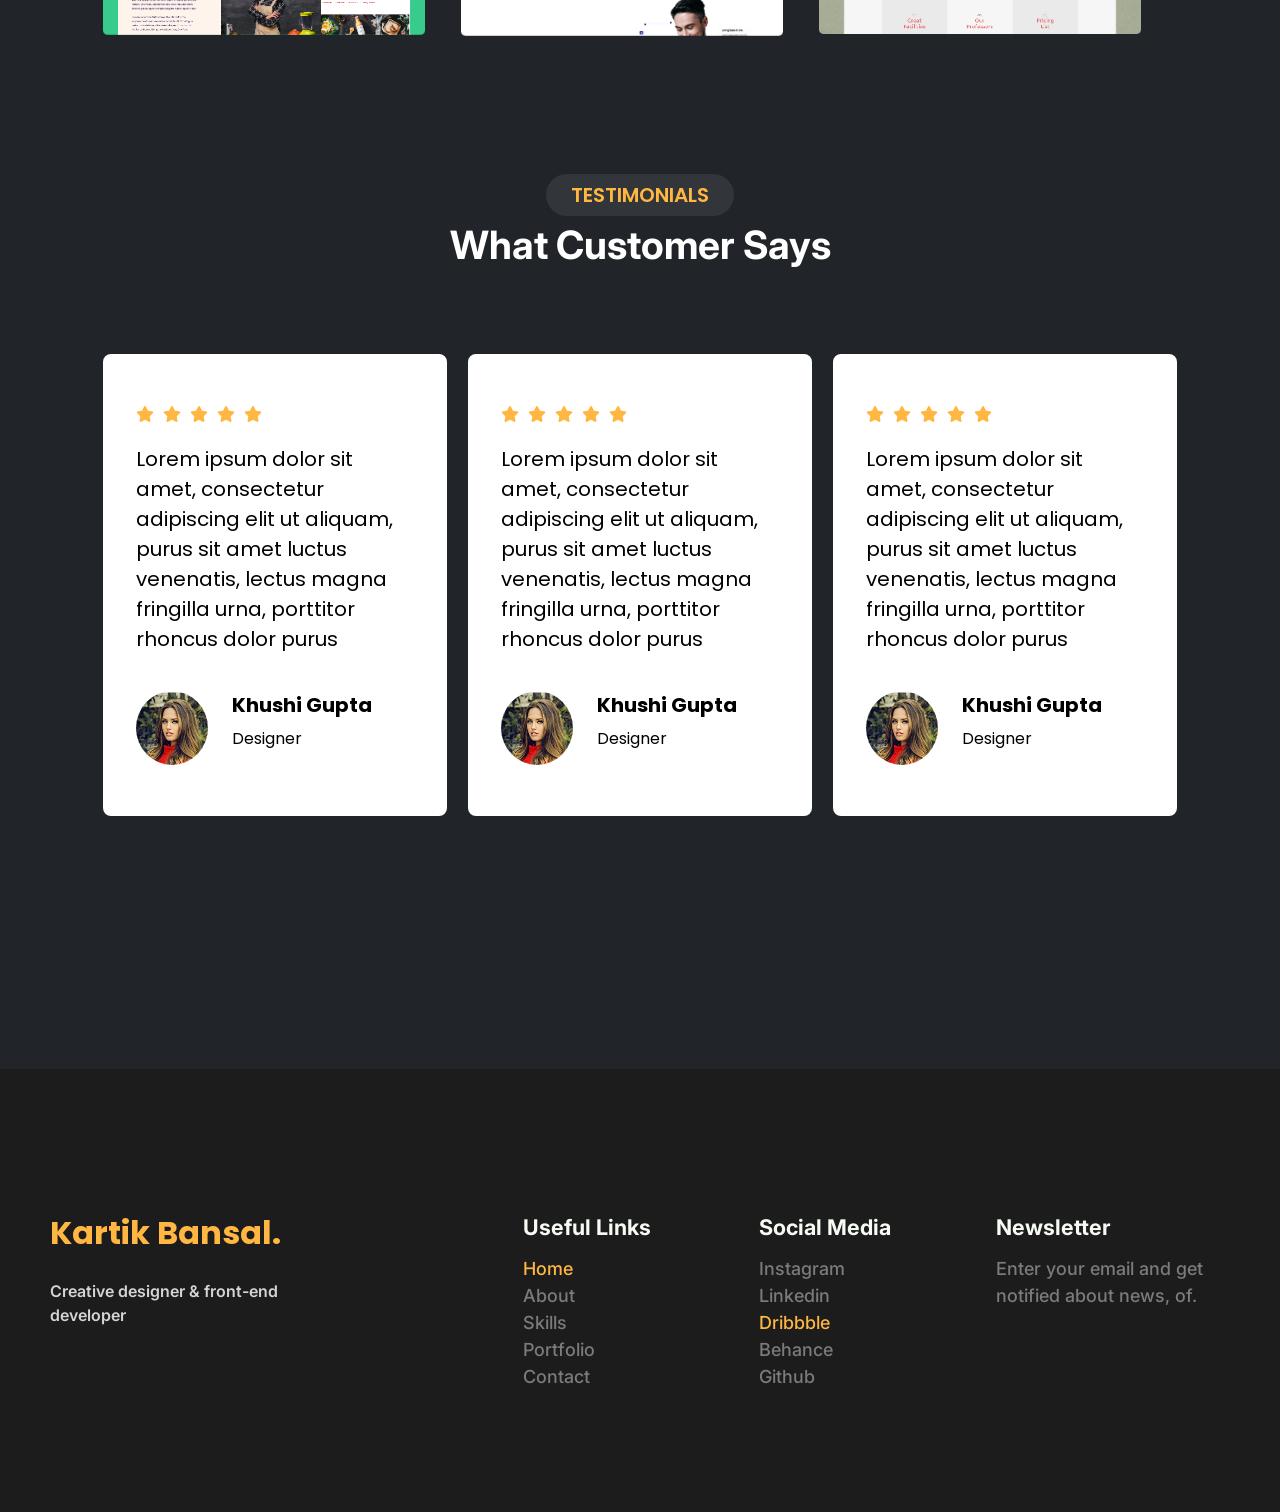
<file: hw-09/index.html>
<!DOCTYPE html>
<html lang="en">
  <head>
    <meta charset="UTF-8" />
    <meta name="viewport" content="width=device-width, initial-scale=1.0" />
    <link
      rel="icon"
      type="image/png"
      sizes="32x32"
      href="img/favicon-32x32.png"
    />
    <title>Portfolio</title>
    <link rel="preconnect" href="https://fonts.googleapis.com" />
    <link rel="preconnect" href="https://fonts.gstatic.com" crossorigin />
    <link
      href="https://fonts.googleapis.com/css2?family=Inter:ital,opsz,wght@0,14..32,100..900;1,14..32,100..900&display=swap"
      rel="stylesheet"
    />
    <link rel="preconnect" href="https://fonts.googleapis.com" />
    <link rel="preconnect" href="https://fonts.gstatic.com" crossorigin />
    <link
      href="https://fonts.googleapis.com/css2?family=Poppins:ital,wght@0,100;0,200;0,300;0,400;0,500;0,600;0,700;0,800;0,900;1,100;1,200;1,300;1,400;1,500;1,600;1,700;1,800;1,900&display=swap"
      rel="stylesheet"
    />
    <link
      rel="stylesheet"
      href="https://cdnjs.cloudflare.com/ajax/libs/font-awesome/6.6.0/css/all.min.css"
      integrity="sha512-Kc323vGBEqzTmouAECnVceyQqyqdsSiqLQISBL29aUW4U/M7pSPA/gEUZQqv1cwx4OnYxTxve5UMg5GT6L4JJg=="
      crossorigin="anonymous"
      referrerpolicy="no-referrer"
    />
    <link rel="stylesheet" href="css/reset.css" />
    <link rel="stylesheet" href="css/style.css" />
  </head>
  <body>
    <div class="container">
      <header>
        <div class="h-content">
          <div class="h-logo"><img src="img/logo.svg" alt="logo" /></div>
          <nav>
            <a href="#" class="active">Home</a>
            <a href="#">About</a>
            <a href="#">Skills</a>
            <a href="#">Portfolio</a>
            <a href="#">Contact</a>
          </nav>
          <button class="hire">Hire me</button>
        </div>
      </header>
      <main>
        <!-- 1 section -->
        <section class="author">
          <h2>Hi, I am <a href="#">Kartik Bansal</a> 👋</h2>
          <h1>Creative designer & front-end developer</h1>
          <p>
            I design and code beautifully simple things, and I love what I do.
          </p>
          <img src="img/avatar.png" alt="avatar" />
        </section>
        <!-- 2 section -->
        <section class="achievements">
          <div class="a-wrapper">
            <div class="circle">
              <img src="img/award-icon.svg" alt="award-icon" />
            </div>
            <div class="text-wrapper">
              <p class="number first">5+</p>
              <p class="text first">Years of Experience</p>
            </div>
            <i class="fa-solid fa-chevron-right"></i>
          </div>
          <div class="a-wrapper">
            <div class="circle">
              <img src="img/check-icon.svg" alt="check-icon" />
            </div>
            <div class="text-wrapper">
              <p class="number">100+</p>
              <p class="text">Completed Projects</p>
            </div>
            <i class="fa-solid fa-chevron-right"></i>
          </div>
          <div class="a-wrapper">
            <div class="circle">
              <img src="img/clients-icon.svg" alt="clients-icon" />
            </div>
            <div class="text-wrapper">
              <p class="number">50+</p>
              <p class="text">Happy Clients</p>
            </div>
            <i class="fa-solid fa-chevron-right"></i>
          </div>
        </section>
        <!-- 3 section -->
        <section class="about">
          <div class="photo-wrapper">
            <img src="img/author.png" alt="author" />
          </div>
          <div class="text-wrapper">
            <button class="info">Who I am</button>
            <h2>About Me</h2>
            <p>
              Hi! I’m Kartik Bansal, and I’m a designer & developer who has
              passion for building clean web applications with intuitive
              functionality. I enjoy the process of turning ideas into reality
              using creative solutions. I’m always curious about learning new
              skills, tools, and concepts. In addition to working on various
              solo full stack projects, I have worked with creative teams, which
              involves daily stand-ups and communications, source control, and
              project management.
            </p>
            <button class="hire">Hire Me</button>
          </div>
        </section>
        <!-- 4 section -->
        <section class="skills">
          <div class="text-wrapper">
            <button class="info">MY skills</button>
            <h2>What My Programming Skills Included?</h2>
            <p>
              I develop simple, intuitive and responsive user interface that
              helps users get things done with less effort and time with those
              technologies.
            </p>
            <button class="hire">Hire Me</button>
          </div>
          <div class="icons-wrapper">
            <div class="logos">
              <a href="#"><img src="img/html-logo.svg" alt="html-logo" /></a>
            </div>
            <div class="logos">
              <a href="#"><img src="img/css-logo.svg" alt="css-logo" /></a>
            </div>
            <div class="logos">
              <a href="#"
                ><img src="img/javascript-logo.svg" alt="javascript-logo"
              /></a>
            </div>
            <div class="logos">
              <a href="#"><img src="img/git-logo.svg" alt="git-logo" /></a>
            </div>
            <div class="logos">
              <a href="#"
                ><img src="img/bootstrap-logo.svg" alt="bootstrap-logo"
              /></a>
            </div>
            <div class="logos">
              <a href="#"><img src="img/adobe-logo.svg" alt="adobe-logo" /></a>
            </div>
            <div class="logos">
              <a href="#"><img src="img/sass-logo.svg" alt="sass-logo" /></a>
            </div>
            <div class="logos">
              <a href="#"
                ><img src="img/typescript-logo.svg" alt="typescript-logo"
              /></a>
            </div>
            <div class="logos">
              <a href="#"
                ><img src="img/python-logo.svg" alt="python-logo"
              /></a>
            </div>
            <div class="logos">
              <a href="#"
                ><img src="img/tailwind-logo.svg" alt="tailwind-logo"
              /></a>
            </div>
            <div class="logos">
              <a href="#"><img src="img/figma-logo.svg" alt="figma-logo" /></a>
            </div>
            <div class="logos">
              <a href="#"
                ><img src="img/github-logo.svg" alt="github-logo"
              /></a>
            </div>
          </div>
        </section>
        <!-- 5 section -->
        <section class="works">
          <div class="text-wrapper">
            <button class="info">my works</button>
            <h2>Featured Works</h2>
            <nav>
              <a href="#" class="active">All</a>
              <a href="#">Mobile App</a>
              <a href="#">Website Design</a>
              <a href="#">Website Development</a>
            </nav>
          </div>
          <div class="examples-wrapper">
            <!-- 1st column -->
            <div class="examples">
              <div class="picture-wrapper">
                <a href="#"><img src="img/work-1.png" alt="work-example" /></a>
              </div>
              <div class="picture-wrapper">
                <a href="#"><img src="img/work-4.png" alt="work-example" /></a>
              </div>
            </div>
            <!-- 2nd column -->
            <div class="examples">
              <div class="picture-wrapper">
                <a href="#"><img src="img/work-2.png" alt="work-example" /></a>
              </div>
              <div class="picture-wrapper">
                <a href="#"><img src="img/work-5.png" alt="work-example" /></a>
              </div>
            </div>
            <!-- 3rd column -->
            <div class="examples">
              <div class="picture-wrapper">
                <a href="#"><img src="img/work-3.png" alt="work-example" /></a>
              </div>
              <div class="picture-wrapper">
                <a href="#"><img src="img/work-6.png" alt="work-example" /></a>
              </div>
            </div>
          </div>
        </section>
        <!-- 6 section -->
        <section class="feedback">
          <button class="info">Testimonials</button>
          <h2>What Customer Says</h2>
          <div class="clients-block">
            <div class="clients">
              <div class="rating">
                <i class="fa-solid fa-star"></i>
                <i class="fa-solid fa-star"></i>
                <i class="fa-solid fa-star"></i>
                <i class="fa-solid fa-star"></i>
                <i class="fa-solid fa-star"></i>
              </div>
              <p>
                Lorem ipsum dolor sit amet, consectetur adipiscing elit ut
                aliquam, purus sit amet luctus venenatis, lectus magna fringilla
                urna, porttitor rhoncus dolor purus
              </p>
              <div class="customer">
                <div class="customer-photo">
                  <img src="img/customer.png" alt="customer" />
                </div>
                <div class="text-wrapper">
                  <div class="customer-name">Khushi Gupta</div>
                  <p>Designer</p>
                </div>
              </div>
            </div>
            <div class="clients">
              <div class="rating">
                <i class="fa-solid fa-star"></i>
                <i class="fa-solid fa-star"></i>
                <i class="fa-solid fa-star"></i>
                <i class="fa-solid fa-star"></i>
                <i class="fa-solid fa-star"></i>
              </div>
              <p>
                Lorem ipsum dolor sit amet, consectetur adipiscing elit ut
                aliquam, purus sit amet luctus venenatis, lectus magna fringilla
                urna, porttitor rhoncus dolor purus
              </p>
              <div class="customer">
                <div class="customer-photo">
                  <img src="img/customer.png" alt="customer" />
                </div>
                <div class="text-wrapper">
                  <div class="customer-name">Khushi Gupta</div>
                  <p>Designer</p>
                </div>
              </div>
            </div>
            <div class="clients">
              <div class="rating">
                <i class="fa-solid fa-star"></i>
                <i class="fa-solid fa-star"></i>
                <i class="fa-solid fa-star"></i>
                <i class="fa-solid fa-star"></i>
                <i class="fa-solid fa-star"></i>
              </div>
              <p>
                Lorem ipsum dolor sit amet, consectetur adipiscing elit ut
                aliquam, purus sit amet luctus venenatis, lectus magna fringilla
                urna, porttitor rhoncus dolor purus
              </p>
              <div class="customer">
                <div class="customer-photo">
                  <img src="img/customer.png" alt="customer" />
                </div>
                <div class="text-wrapper">
                  <div class="customer-name">Khushi Gupta</div>
                  <p>Designer</p>
                </div>
              </div>
            </div>
          </div>
        </section>
      </main>
    </div>
    <!-- footer -->
    <div class="container footer">
      <footer>
        <div class="f-content">
          <div class="f-blocks">
            <h3>Kartik Bansal.</h3>
            <p>Creative designer & front-end developer</p>
          </div>
          <div class="f-blocks">
            <h4>Useful Links</h4>
            <ul>
              <li><a href="#" class="active">Home</a></li>
              <li><a href="#">About</a></li>
              <li><a href="#">Skills</a></li>
              <li><a href="#">Portfolio</a></li>
              <li><a href="#">Contact</a></li>
            </ul>
          </div>
          <div class="f-blocks">
            <h4>Social Media</h4>
            <ul>
              <li><a href="#">Instagram</a></li>
              <li><a href="#">Linkedin</a></li>
              <li><a href="#" class="active">Dribbble</a></li>
              <li><a href="#">Behance</a></li>
              <li><a href="#">Github</a></li>
            </ul>
          </div>
          <div class="f-blocks">
            <h4>Newsletter</h4>
            <p>Enter your email and get notified about news, of.</p>
          </div>
        </div>
      </footer>
    </div>
  </body>
</html>
</file>
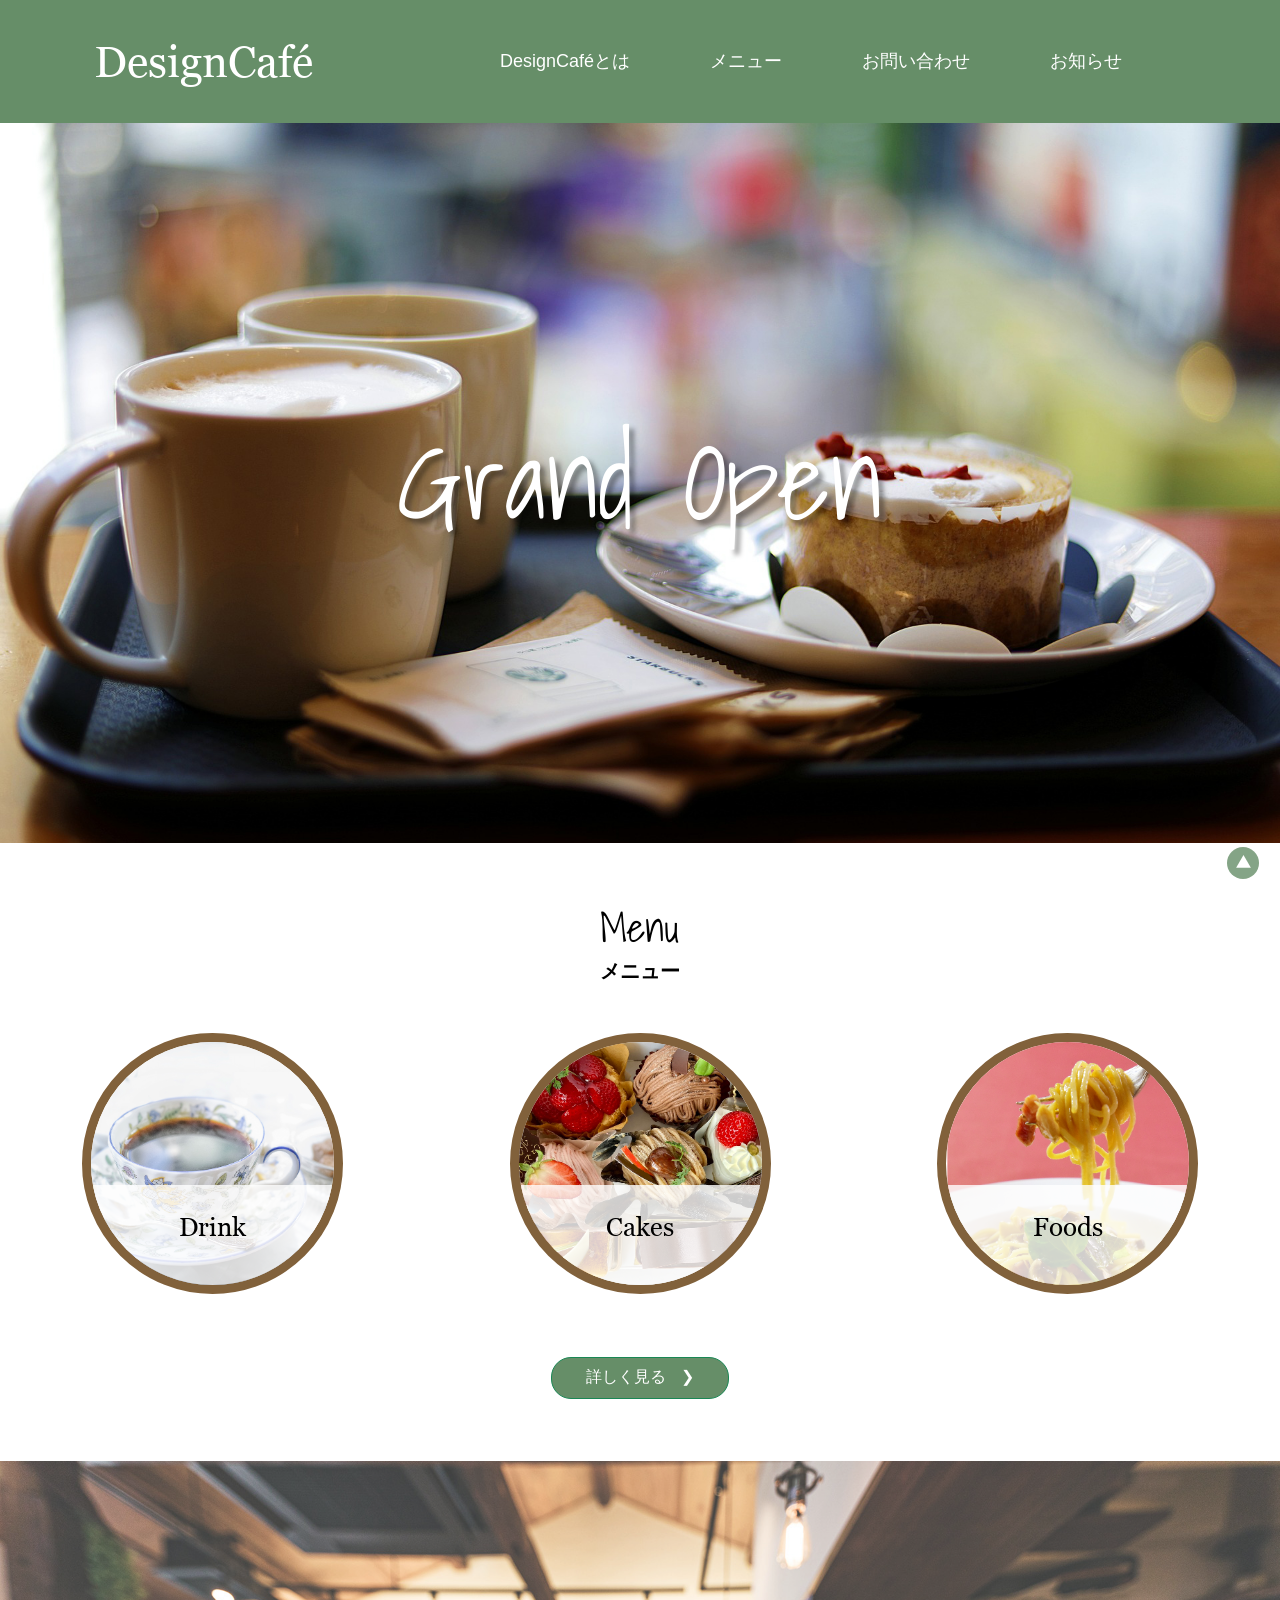
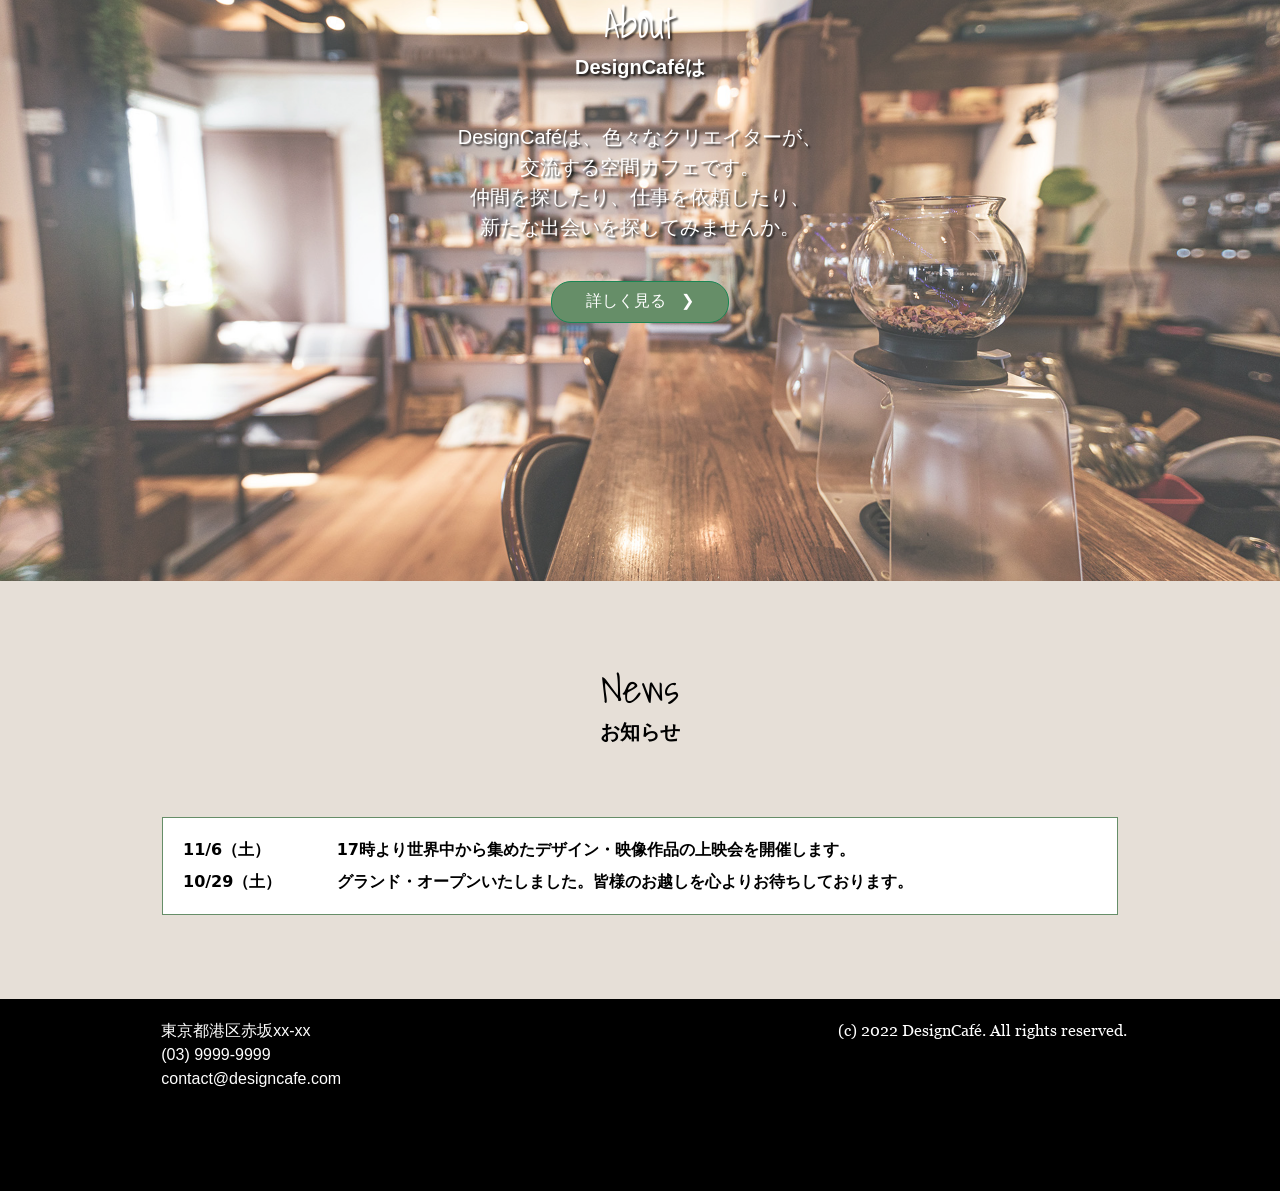
<file: hw-10/index.html>
<!DOCTYPE html>
<html lang="en">
  <head>
    <meta charset="UTF-8" />
    <meta name="viewport" content="width=device-width, initial-scale=1.0" />
    <link rel="icon" type="image/png" sizes="32x32" href="img/coffee.png" />
    <title>DesignCafé</title>
    <link
      href="https://cdn.jsdelivr.net/npm/bootstrap@5.3.3/dist/css/bootstrap.min.css"
      rel="stylesheet"
      integrity="sha384-QWTKZyjpPEjISv5WaRU9OFeRpok6YctnYmDr5pNlyT2bRjXh0JMhjY6hW+ALEwIH"
      crossorigin="anonymous"
    />
    <link rel="stylesheet" href="css/style.css" />
  </head>
  <body>
    <header class="header">
      <div class="container">
        <nav class="navbar navbar-expand-lg py-3">
          <div class="container-fluid">
            <a id="top" class="navbar-brand text-white" href="#">DesignCafé</a>
            <button
              class="navbar-toggler"
              type="button"
              data-bs-toggle="collapse"
              data-bs-target="#navbarSupportedContent"
              aria-controls="navbarSupportedContent"
              aria-expanded="false"
              aria-label="Toggle navigation"
            >
              <span class="bar bar1"></span>
              <span class="bar bar2"></span>
              <span class="bar bar3"></span>
            </button>
            <div
              class="collapse navbar-collapse justify-content-end"
              id="navbarSupportedContent"
            >
              <ul class="navbar-nav py-sm-2 px-sm-4 py-md-3 px-md-5">
                <li class="nav-item p-sm-2 ms-lg-5 text-sm-center">
                  <a
                    class="nav-link changed fw-medium"
                    aria-current="page"
                    href="#"
                    >DesignCaféとは</a
                  >
                </li>
                <li class="nav-item p-sm-2 ms-lg-5 text-sm-center">
                  <a class="nav-link changed fw-medium" href="#">メニュー</a>
                </li>
                <li class="nav-item p-sm-2 ms-lg-5 text-sm-center">
                  <a class="nav-link changed fw-medium" href="#"
                    >お問い合わせ</a
                  >
                </li>
                <li class="nav-item p-sm-2 ms-lg-5 text-sm-center">
                  <a class="nav-link changed fw-medium" href="#">お知らせ</a>
                </li>
              </ul>
            </div>
          </div>
        </nav>
      </div>
    </header>
    <!-- section-1 -->
    <section class="section-1">
      <div
        class="container styled d-flex justify-content-center align-items-center"
      >
        <h1 class="main-heading text-white text-center fw-normal">
          Grand Open
        </h1>
      </div>
    </section>
    <!-- section-2 -->
    <section class="section-2 bg-white">
      <div class="container">
        <div class="row text-center">
          <h1 class="heading">
            <a href="#" class="link-heading text-decoration-none text-black"
              >Menu</a
            >
          </h1>
          <h5 class="subheading fw-semibold">
            <a href="#" class="link-heading text-decoration-none text-black"
              >メニュー</a
            >
          </h5>
        </div>
        <div class="row d-flex justify-content-md-between">
          <div class="col-sm-12 col-md-3 d-flex justify-content-sm-center mb-4">
            <!-- 1-item -->
            <div
              class="img-wrapper position-relative rounded-circle overflow-hidden"
            >
              <a href="#"
                ><img src="img/drinks.png" class="img-styled" alt="drinks" />
                <div
                  class="mask position-absolute text-center"
                  style="background-color: rgba(255, 255, 255, 0.8)"
                >
                  <p class="menu-text m-0 text-black fw-medium">Drink</p>
                </div>
              </a>
            </div>
          </div>
          <!-- 2-item -->
          <div class="col-sm-12 col-md-3 d-flex justify-content-sm-center mb-4">
            <div
              class="img-wrapper position-relative rounded-circle overflow-hidden"
            >
              <a href="#"
                ><img src="img/cakes.png" class="img-styled" alt="cakes" />
                <div
                  class="mask position-absolute text-center"
                  style="background-color: rgba(255, 255, 255, 0.8)"
                >
                  <p class="menu-text m-0 text-black fw-medium">Cakes</p>
                </div>
              </a>
            </div>
          </div>
          <!-- 3-item -->
          <div class="col-sm-12 col-md-3 d-flex justify-content-sm-center mb-4">
            <div
              class="img-wrapper position-relative rounded-circle overflow-hidden"
            >
              <a href="#" class="menu-link text-decoration-none">
                <img src="img/food.png" class="img-styled" alt="food" />
                <div
                  class="mask position-absolute text-center"
                  style="background-color: rgba(255, 255, 255, 0.8)"
                >
                  <p class="menu-text m-0 text-black fw-medium">Foods</p>
                </div>
              </a>
            </div>
          </div>
        </div>
        <div class="row d-flex justify-content-center">
          <button type="button" class="btn btn-success styled fw-medium">
            詳しく見る
          </button>
        </div>
      </div>
    </section>
    <!-- section-3 -->
    <section class="section-3">
      <div class="container">
        <div class="row text-center text-white">
          <div class="col-sm-12 col-md-7 mx-auto">
            <h1 class="heading">
              <a href="#" class="link-heading text-decoration-none text-white"
                >About</a
              >
            </h1>
            <h5 class="subheading">
              <a
                href="#"
                class="link-heading text-decoration-none text-white fw-semibold"
                >DesignCaféは</a
              >
            </h5>
            <p class="about fw-medium">
              DesignCaféは、色々なクリエイターが、<br />
              交流する空間カフェです。<br />
              仲間を探したり、仕事を依頼したり、<br />
              新たな出会いを探してみませんか。
            </p>
            <div class="row d-flex justify-content-center">
              <button type="button" class="btn btn-success styled fw-medium">
                詳しく見る
              </button>
            </div>
          </div>
        </div>
      </div>
    </section>
    <!-- section-4 -->
    <section class="section-4" style="background: rgba(129, 97, 59, 0.2)">
      <div class="container">
        <div class="row justify-content-center text-center">
          <h1 class="heading">
            <a href="#" class="link-heading text-decoration-none text-black"
              >News</a
            >
          </h1>
          <h5 class="subheading">
            <a
              href="#"
              class="link-heading text-decoration-none text-black fw-semibold"
              >お知らせ</a
            >
          </h5>
        </div>
        <div class="row news-block p-3 bg-white">
          <div class="col-sm-6 col-md-2 p-1">
            <a
              href="#"
              class="news-block-item text-decoration-none text-black fw-semibold"
              >11/6（土）</a
            >
          </div>
          <div class="col-sm-6 col-md-10 p-1">
            <a
              href="#"
              class="news-block-item text-decoration-none text-black fw-semibold"
            >
              17時より世界中から集めたデザイン・映像作品の上映会を開催します。
            </a>
          </div>
          <div class="col-sm-6 col-md-2 p-1">
            <a
              href="#"
              class="news-block-item text-decoration-none text-black fw-semibold"
              >10/29（土）</a
            >
          </div>
          <div class="col-sm-6 col-md-10 p-1">
            <a
              href="#"
              class="news-block-item text-decoration-none text-black fw-semibold"
            >
              グランド・オープンいたしました。皆様のお越しを心よりお待ちしております。
            </a>
          </div>
        </div>
      </div>
    </section>
    <!-- footer -->
    <footer class="footer position-relative" style="background: rgb(0, 0, 0)">
      <div class="container">
        <div class="row d-flex justify-content-around flex-wrap text-white">
          <div class="col-sm-6 col-lg-5 text-sm-center text-lg-start">
            <ul class="contacs ps-2 fw-medium">
              <li class="contacts-item list-unstyled">東京都港区赤坂xx-xx</li>
              <li class="contacts-item list-unstyled">(03) 9999-9999</li>
              <li class="contacts-item list-unstyled">
                contact@designcafe.com
              </li>
            </ul>
          </div>
          <div class="col-sm-6 col-lg-4 text-sm-center text-lg-end">
            <p class="copyright">(c) 2022 DesignCafé. All rights reserved.</p>
          </div>
        </div>
      </div>
      <div class="topper">
        <a href="#top" class="top-link"
          ><img src="img/topper.svg" alt="topper-button"
        /></a>
      </div>
    </footer>
    <script
      src="https://cdn.jsdelivr.net/npm/bootstrap@5.3.3/dist/js/bootstrap.bundle.min.js"
      integrity="sha384-YvpcrYf0tY3lHB60NNkmXc5s9fDVZLESaAA55NDzOxhy9GkcIdslK1eN7N6jIeHz"
      crossorigin="anonymous"
    ></script>
  </body>
</html>
</file>
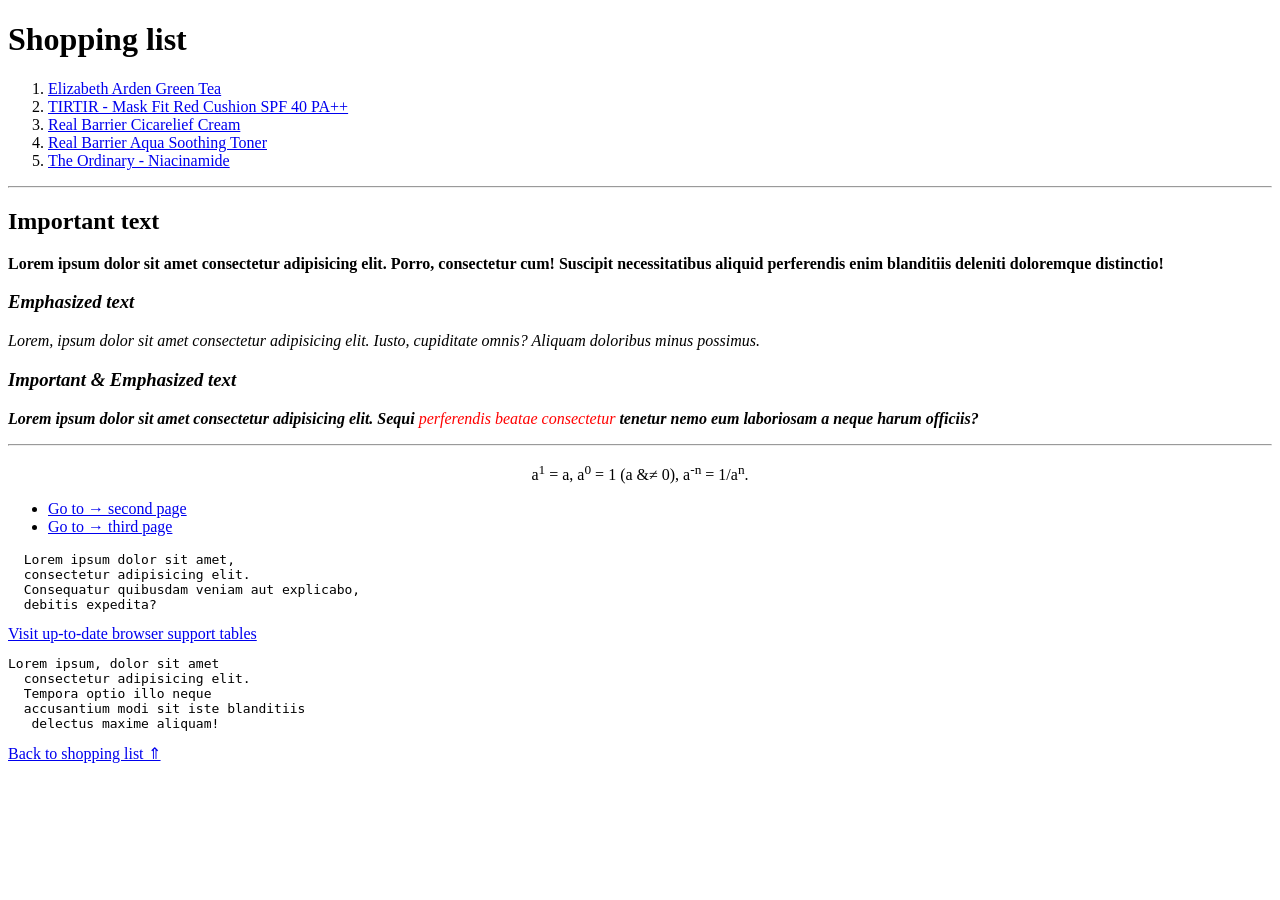
<file: hw-02/test-site/index.html>
<!DOCTYPE html>
<html lang="en">
  <head>
    <meta charset="UTF-8" />
    <meta name="viewport" content="width=device-width, initial-scale=1.0" />
    <title>First page</title>
  </head>
  <body>
    <h1 id="top">Shopping list</h1>
    <ol>
    <li>
      <a
        href="https://eva.ua/pr20249/#/73256/?gad_source=1&gclid=Cj0KCQjwzva1BhD3ARIsADQuPnXSzwlF-jWr6gbMfvNElV_ZlG-X4iBQVmVUHeDiuuDMDkIGFLzs7aMaAsDjEALw_wcB"
        >Elizabeth Arden Green Tea</a
      >
    </li>
    <li>
      <a href="https://cosibella.com.ua/uk/products/tirtir-21711"
        >TIRTIR - Mask Fit Red Cushion SPF 40 PA++</a
      >
    </li>
    <li>
      <a
        href="https://eos.kiev.ua/ua/lamellyarnyy-krem-s-madekassosidom-real-barrier-cicarelief-cream-30-ml/?utm_source=googlemc&utm_medium=full_list&utm_campaign=full_feed&utm_idproduct=3193&utm_mainarticulproduct=2954&gad_source=1&gclid=Cj0KCQjwzva1BhD3ARIsADQuPnUbp0Mm1p4xLodQqy3qAT9VTm2ENuEZwzpJjvIAadSx59RO1QnCLvcaAoQ5EALw_wcB"
        >Real Barrier Cicarelief Cream</a
      >
    </li>
    <li>
      <a
        href="https://hitomi.com.ua/product/ekstra-zvolozhuyuchij-toner-dlya-oblichchya-real-barrier-aqua-soothing-toner-200-ml/?gad_source=1&gclid=Cj0KCQjwzva1BhD3ARIsADQuPnVx6VT7P6TeroS96K6zPwAoWxXizfKsVKp_1KMMHQJBJnsPNutmRLIaAuVVEALw_wcB"
        >Real Barrier Aqua Soothing Toner</a
      >
    </li>
    <li>
      <a
        href="https://cosibella.com.ua/uk/products/the-ordinary-748?country=1143020210&utm_source=iai_ads&utm_medium=google_shopping&gad_source=1&gclid=Cj0KCQjwzva1BhD3ARIsADQuPnX2Ajy-Ogogs0-oSze9QWlSzVK5chFb_r06FCM245LZ37b4EhEYdHcaAjOtEALw_wcB"
        >The Ordinary - Niacinamide</a
      >
    </li>
  </ol>
    <hr>
    <h2>Important text</h2>
<p><strong>Lorem ipsum dolor sit amet consectetur adipisicing elit. Porro, consectetur cum! Suscipit necessitatibus aliquid perferendis enim blanditiis deleniti doloremque distinctio!</strong></p>
<h3><em>Emphasized text</em></h3>
<p><em>Lorem, ipsum dolor sit amet consectetur adipisicing elit. Iusto, cupiditate omnis? Aliquam doloribus minus possimus.</em></p>
<h3><strong><em>Important & Emphasized text</em></strong></h3>
<p><strong><em>Lorem ipsum dolor sit amet consectetur adipisicing elit. Sequi <span style="font-weight: 300; color: red;">perferendis beatae consectetur </span>tenetur nemo eum laboriosam a neque harum officiis?</em></strong></p>
<hr>
<p style="text-align: center;">a<sup>1</sup> = а, a<sup>0</sup> = 1 (a &amp;&ne; 0), a<sup>-n</sup> = 1/a<sup>n</sup>.</p>
<ul>
  <li><a href="second/second-page.html" target="_blank">Go to &#8594; second page</a></li>
  <li><a href="third/third-page.html" target="_blank">Go to &#8594; third page</a></li>
</ul>

<pre>
  Lorem ipsum dolor sit amet, 
  consectetur adipisicing elit. 
  Consequatur quibusdam veniam aut explicabo, 
  debitis expedita?
</pre>
<a href="https://caniuse.com/" target="_blank">Visit up-to-date browser support tables</a>
<pre>Lorem ipsum, dolor sit amet 
  consectetur adipisicing elit. 
  Tempora optio illo neque 
  accusantium modi sit iste blanditiis
   delectus maxime aliquam!</pre>
    <a href="#top">Back to shopping list &#8657</a>
  </body>
</html>
</file>
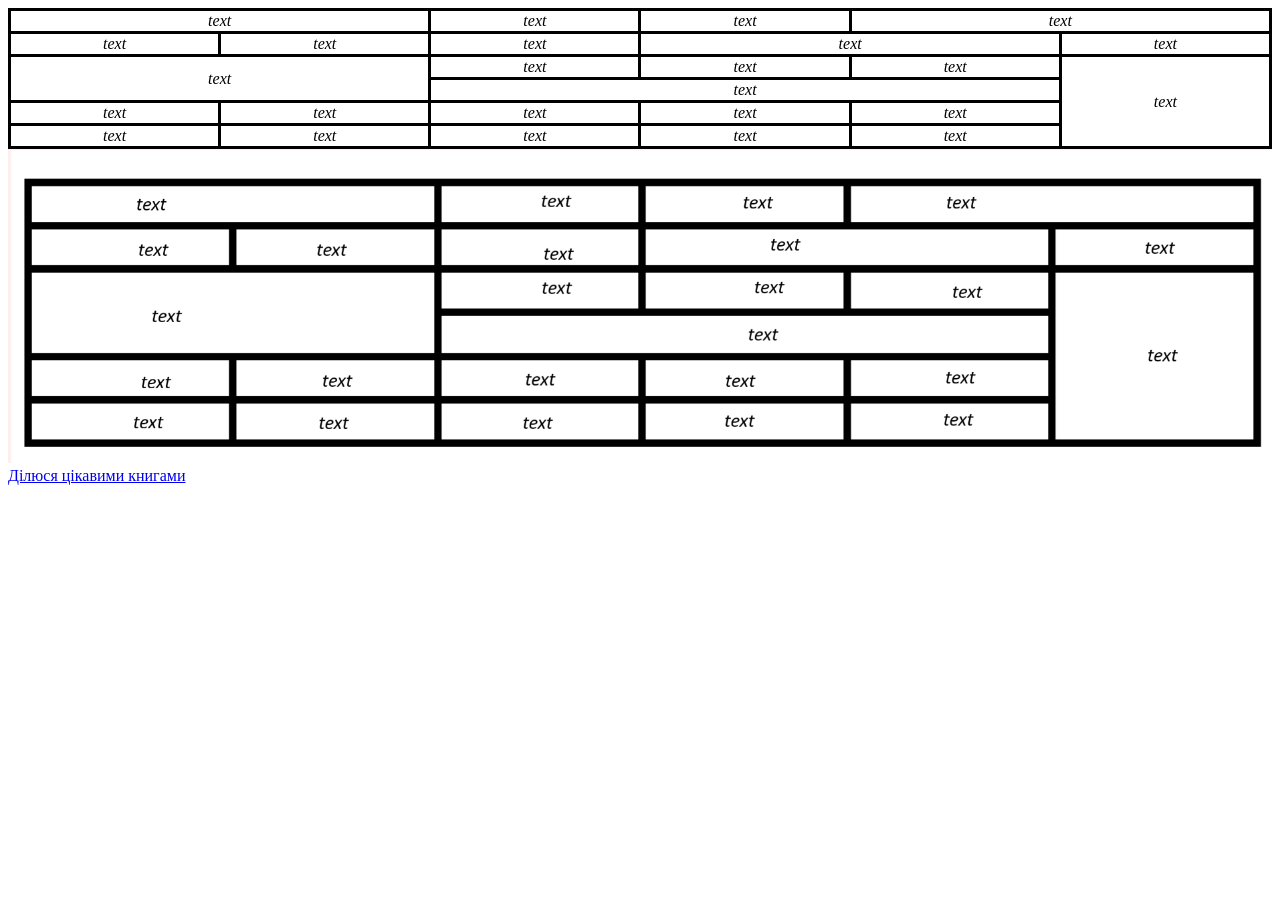
<file: hw-03/tables/index.html>
<!DOCTYPE html>
<html lang="en">
  <head>
    <meta charset="UTF-8" />
    <meta name="viewport" content="width=device-width, initial-scale=1.0" />
    <title>Table</title>
    <style>
      table {
        width: 100%;
        border-collapse: collapse;
      }
      th,
      td {
        border: 3px solid black;
      }
      th {
        font-weight: 400;
      }
      td {
        text-align: center;
      }
    </style>
  </head>
  <body>
    <!-- <h1>Table</h1> -->
    <table>
      <thead>
        <tr>
          <th colspan="2">
            <em>text</em>
          </th>
          <th>
            <em>text</em>
          </th>
          <th>
            <em>text</em>
          </th>
          <th colspan="2">
            <em>text</em>
          </th>
        </tr>
      </thead>
      <tbody>
        <tr>
          <td><em>text</em></td>
          <td><em>text</em></td>
          <td><em>text</em></td>
          <td colspan="2"><em>text</em></td>
          <td><em>text</em></td>
        </tr>
        <tr>
          <td rowspan="2" colspan="2"><em>text</em></td>
          <td><em>text</em></td>
          <td><em>text</em></td>
          <td><em>text</em></td>
          <td rowspan="4"><em>text</em></td>
        </tr>
        <tr>
          <td colspan="3"><em>text</em></td>
        </tr>
        <tr>
          <td><em>text</em></td>
          <td><em>text</em></td>
          <td><em>text</em></td>
          <td><em>text</em></td>
          <td><em>text</em></td>
        </tr>
        <tr>
          <td><em>text</em></td>
          <td><em>text</em></td>
          <td><em>text</em></td>
          <td><em>text</em></td>
          <td><em>text</em></td>
        </tr>
      </tbody>
    </table>
    <img src="../image.png" alt="table" style="width: 100%" />
    <a href="books.html">Ділюся цікавими книгами</a>
  </body>
</html>
</file>
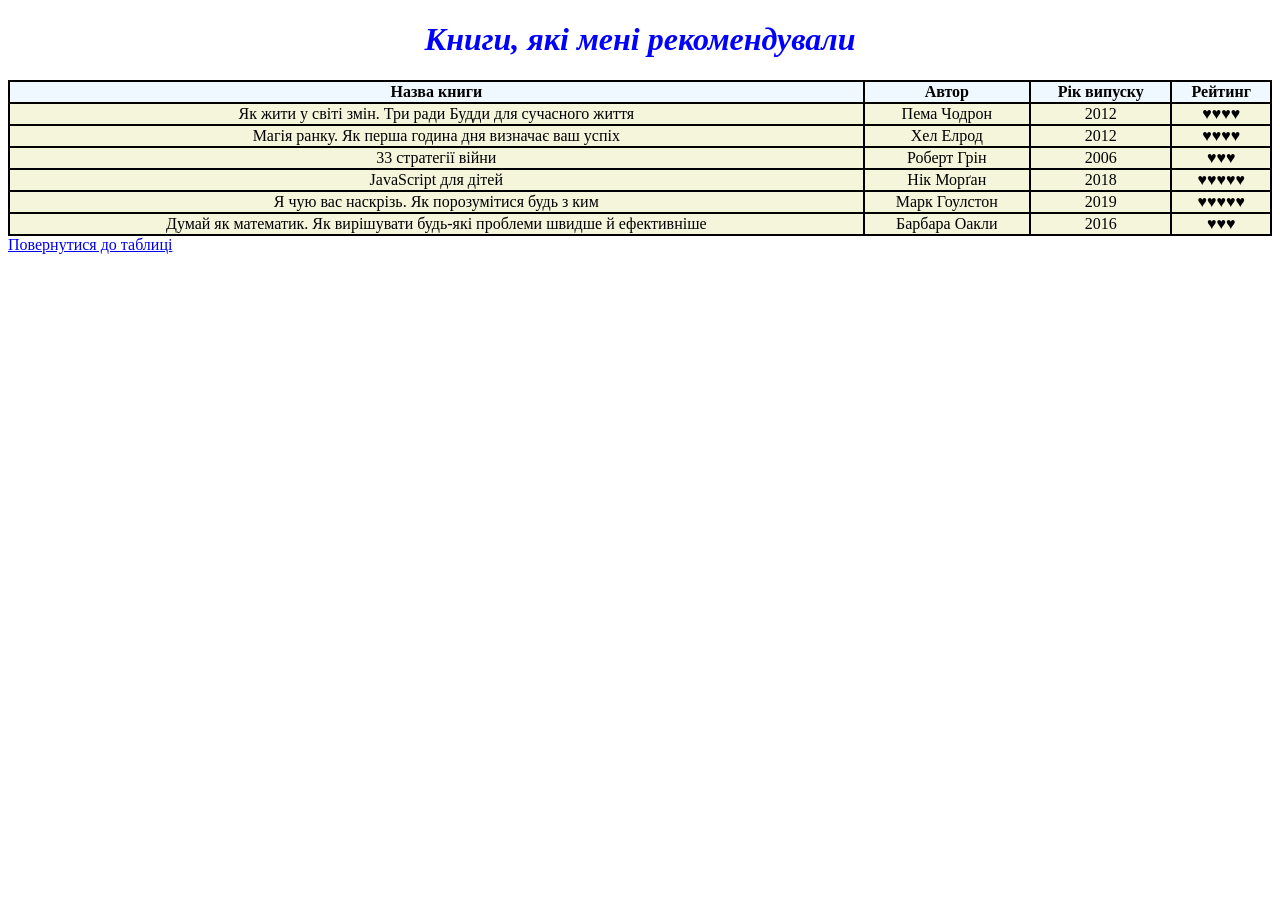
<file: hw-03/tables/books.html>
<!DOCTYPE html>
<html lang="en">
  <head>
    <meta charset="UTF-8" />
    <meta name="viewport" content="width=device-width, initial-scale=1.0" />
    <link rel="icon" type="img/x-icon" href="favicon-32x32.png" />
    <title>Books</title>
    <style>
      h1 {
        font-style: italic;
        color: blue;
        text-align: center;
      }
      table {
        width: 100%;
        border-collapse: collapse;
      }
      th,
      td {
        border: 2px solid black;
      }
      th {
        background-color: aliceblue;
      }
      td {
        text-align: center;
        background-color: beige;
      }
    </style>
  </head>
  <body>
    <h1>Книги, які мені рекомендували</h1>
    <table>
      <thead>
        <tr>
          <th>Назва книги</th>
          <th>Автор</th>
          <th>Рік випуску</th>
          <th>Рейтинг</th>
        </tr>
      </thead>
      <tbody>
        <tr>
          <td>Як жити у світі змін. Три ради Будди для сучасного життя</td>
          <td>Пема Чодрон</td>
          <td>2012</td>
          <td>&#9829;&#9829;&#9829;&#9829;</td>
        </tr>
        <tr>
          <td>Магія ранку. Як перша година дня визначає ваш успіх</td>
          <td>Хел Елрод</td>
          <td>2012</td>
          <td>&#9829;&#9829;&#9829;&#9829;</td>
        </tr>
        <tr>
          <td>33 стратегії війни</td>
          <td>Роберт Грін</td>
          <td>2006</td>
          <td>&#9829;&#9829;&#9829;</td>
        </tr>
        <tr>
          <td>JavaScript для дітей</td>
          <td>Нік Морґан</td>
          <td>2018</td>
          <td>&#9829;&#9829;&#9829;&#9829;&#9829;</td>
        </tr>
        <tr>
          <td>Я чую вас наскрізь. Як порозумітися будь з ким</td>
          <td>Марк Гоулстон</td>
          <td>2019</td>
          <td>&#9829;&#9829;&#9829;&#9829;&#9829;</td>
        </tr>
        <tr>
          <td>
            Думай як математик. Як вирішувати будь-які проблеми швидше й
            ефективніше
          </td>
          <td>Барбара Оакли</td>
          <td>2016</td>
          <td>&#9829;&#9829;&#9829;</td>
        </tr>
      </tbody>
    </table>
    <a href="index.html">Повернутися до таблиці</a>
  </body>
</html>
</file>
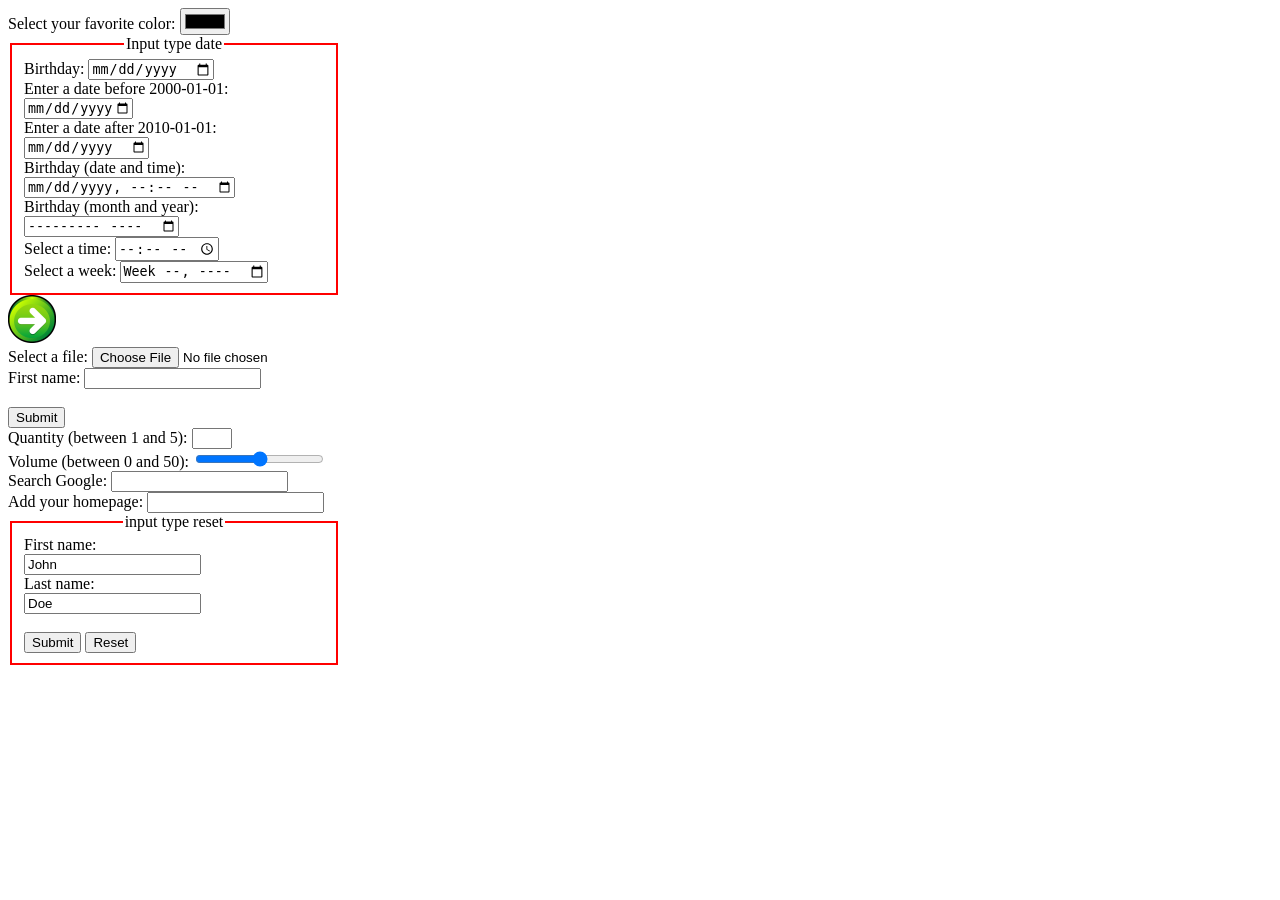
<file: hw-03/tables/input_types.html>
<!DOCTYPE html>
<html lang="en">
  <style>
    fieldset {
      border: 2px solid red;
      width: 300px;
    }
    legend {
      text-align: center;
    }
  </style>
  <head>
    <meta charset="UTF-8" />
    <meta name="viewport" content="width=device-width, initial-scale=1.0" />
    <title>Input_types</title>
  </head>
  <body>
    <form>
      <div>
        <!-- The <input type="color"> is used for input fields that should contain a color -->
        <label for="favcolor">Select your favorite color:</label>
        <input type="color" id="favcolor" name="favcolor" />
      </div>
      <fieldset>
        <legend>Input type date</legend>
        <div>
          <!-- The <input type="date"> is used for input fields that should contain a date -->
          <label for="birthday">Birthday:</label>
          <input type="date" id="birthday" name="birthday" />
        </div>

        <!-- use the min and max attributes to add restrictions to dates -->
        <div>
          <label for="datemax">Enter a date before 2000-01-01:</label>
          <input type="date" id="datemax" name="datemax" max="1999-12-31" />
        </div>
        <div>
          <label for="datemin">Enter a date after 2010-01-01:</label>
          <input type="date" id="datemin" name="datemin" min="2010-01-02" />
        </div>
        <div>
          <!-- The <input type="datetime-local"> specifies a date and time input field, with no time zone -->
          <label for="birthdaytime">Birthday (date and time):</label>
          <input type="datetime-local" id="birthdaytime" name="birthdaytime" />
        </div>
        <div>
          <!-- The <input type="month"> allows the user to select a month and year -->
          <label for="bdaymonth">Birthday (month and year):</label>
          <input type="month" id="bdaymonth" name="bdaymonth" />
        </div>
        <div>
          <!-- The <input type="time"> allows the user to select a time (no time zone) -->
          <label for="appt">Select a time:</label>
          <input type="time" id="appt" name="appt" />
        </div>
        <div>
          <!-- The <input type="week"> allows the user to select a week and year -->
          <label for="week">Select a week:</label>
          <input type="week" id="week" name="week" />
        </div>
      </fieldset>
      <!-- The <input type="image"> defines an image as a submit button -->
      <input
        type="image"
        src="img_submit.gif"
        alt="Submit"
        width="48"
        height="48"
      />
      <div>
        <!-- The <input type="file"> defines a file-select field and a "Browse" button for file uploads -->
        <label for="myfile">Select a file:</label>
        <input type="file" id="myfile" name="myfile" />
      </div>
      <div>
        <!-- The <input type="hidden"> defines a hidden input field (not visible to a user) -->
        <label for="firstname">First name:</label>
        <input type="text" id="firstname" name="fname" /><br /><br />
        <input type="hidden" id="custId" name="custId" value="3487" />
        <input type="submit" value="Submit" />
      </div>
      <div>
        <!-- The <input type="number"> defines a numeric input field -->
        <label for="quantity">Quantity (between 1 and 5):</label>
        <input type="number" id="quantity" name="quantity" min="1" max="5" />
      </div>
      <div>
        <!-- The <input type="range"> defines a control for entering a number whose exact value is not important (like a slider control). Default range is 0 to 100. However, you can set restrictions on what numbers are accepted with the min, max, and step attributes -->
        <label for="vol">Volume (between 0 and 50):</label>
        <input type="range" id="vol" name="vol" min="0" max="50" />
      </div>
      <div>
        <!-- The <input type="search"> is used for search fields (a search field behaves like a regular text field) -->
        <label for="gsearch">Search Google:</label>
        <input type="search" id="gsearch" name="gsearch" />
      </div>
      <div>
        <!-- The <input type="url"> is used for input fields that should contain a URL address -->
        <label for="homepage">Add your homepage:</label>
        <input type="url" id="homepage" name="homepage" />
      </div>
    </form>
    <form action="/action_page.php">
      <fieldset>
        <legend>input type reset</legend>
        <!-- <input type="reset"> defines a reset button that will reset all form values to their default values -->
        <label for="fname">First name:</label><br />
        <input type="text" id="fname" name="fname" value="John" /><br />
        <label for="lname">Last name:</label><br />
        <input type="text" id="lname" name="lname" value="Doe" /><br /><br />
        <input type="submit" value="Submit" />
        <input type="reset" value="Reset" />
      </fieldset>
    </form>
  </body>
</html>
</file>
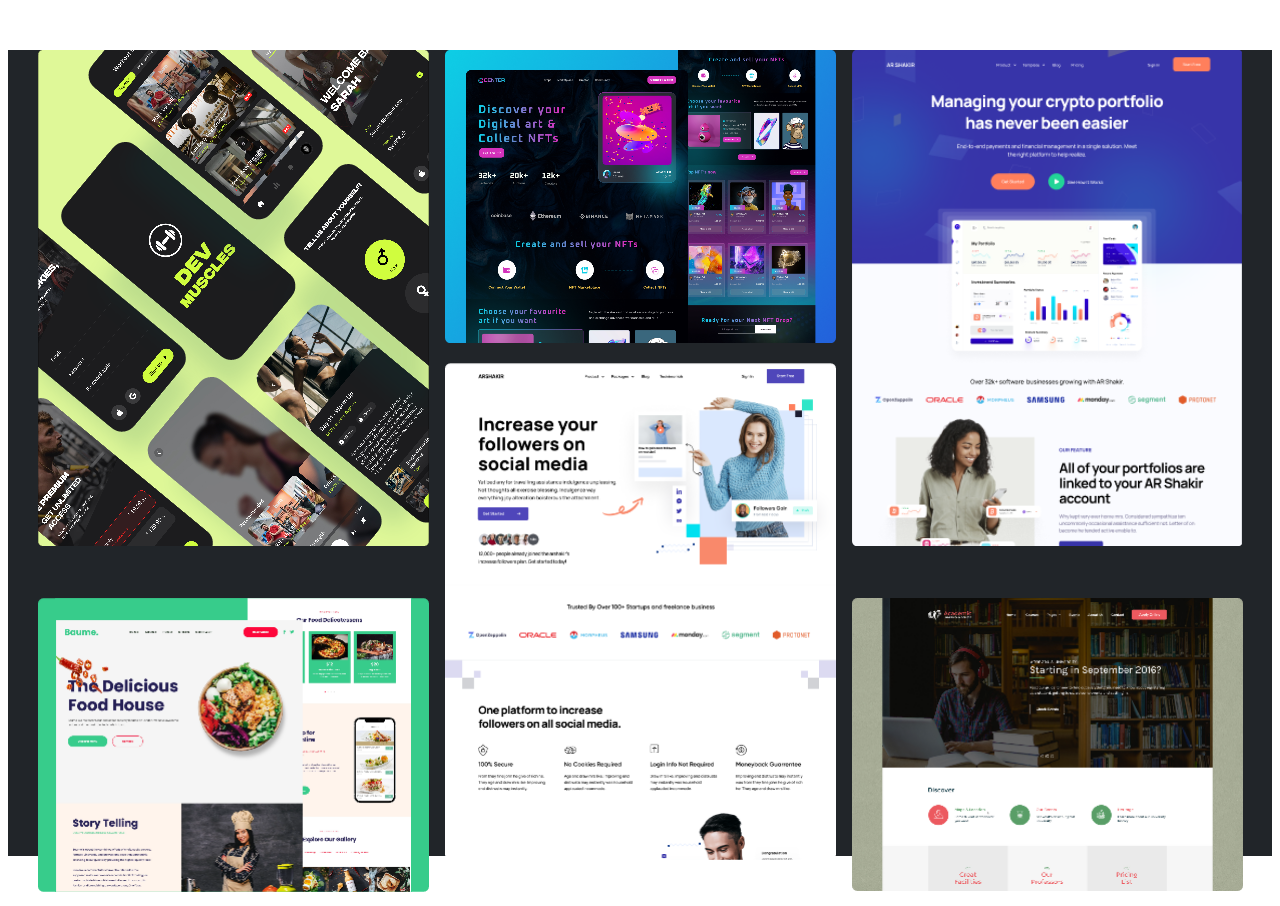
<file: hw-09/grid/grid.html>
<!DOCTYPE html>
<html lang="en">
  <head>
    <meta charset="UTF-8" />
    <meta name="viewport" content="width=device-width, initial-scale=1.0" />
    <title>Grid Version</title>
    <link rel="stylesheet" href="grid.css" />
  </head>
  <body>
    <section class="wrapper">
      <div class="picture-wrapper">
        <a href="#"><img src="../img/work-1.png" alt="work-example" /></a>
      </div>
      <div class="picture-wrapper">
        <a href="#"><img src="../img/work-2.png" alt="work-example" /></a>
      </div>
      <div class="picture-wrapper">
        <a href="#"><img src="../img/work-3.png" alt="work-example" /></a>
      </div>
      <div class="picture-wrapper">
        <a href="#"><img src="../img/work-4.png" alt="work-example" /></a>
      </div>
      <div class="picture-wrapper">
        <a href="#"><img src="../img/work-5.png" alt="work-example" /></a>
      </div>
      <div class="picture-wrapper">
        <a href="#"><img src="../img/work-6.png" alt="work-example" /></a>
      </div>
    </section>
  </body>
</html>
</file>
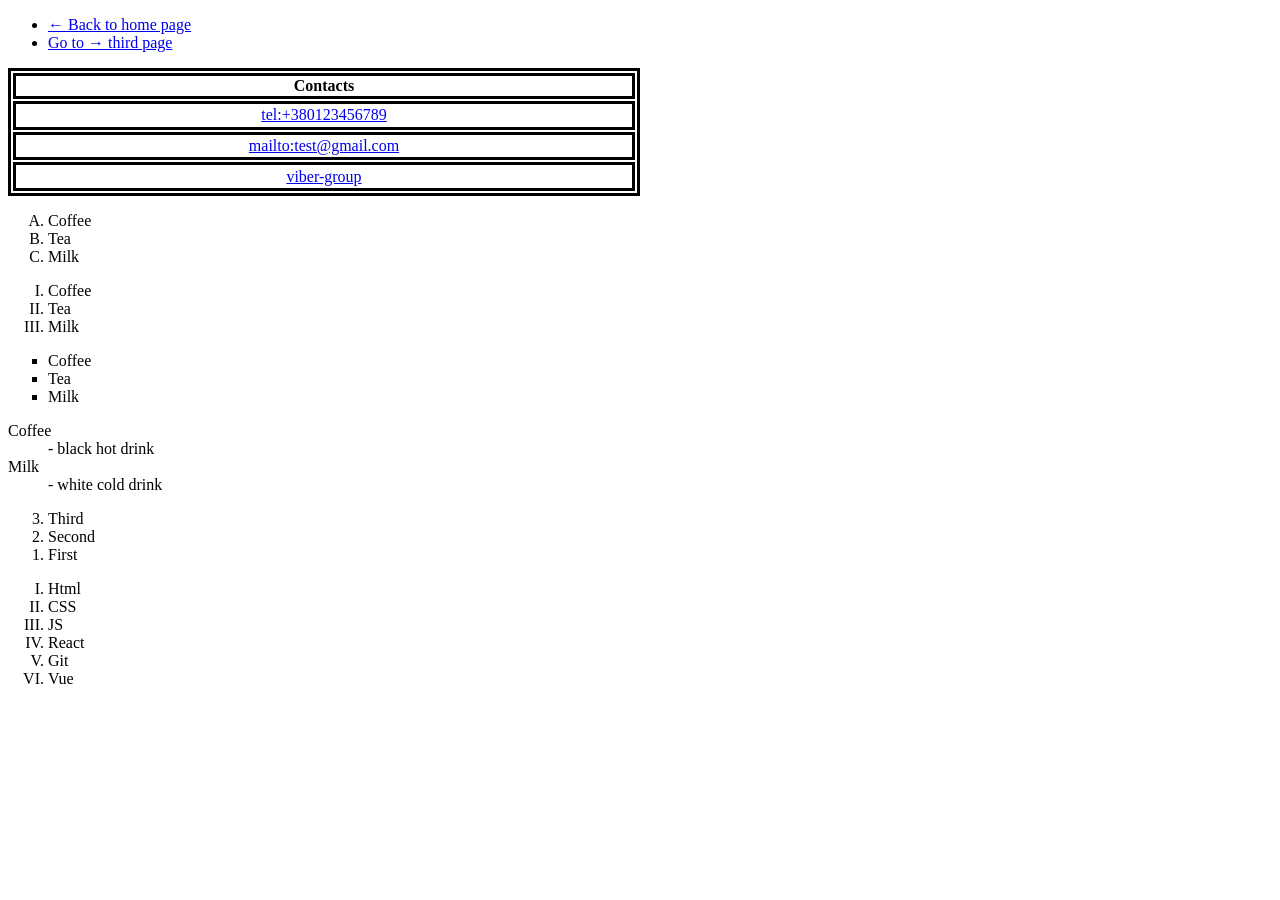
<file: hw-02/test-site/second/second-page.html>
<!DOCTYPE html>
<html lang="en">
  <head>
    <meta charset="UTF-8" />
    <meta name="viewport" content="width=device-width, initial-scale=1.0" />
    <title>Second page</title>
    <style>
      table {
        width: 50%;
        height: 10vw;
        border: 3px solid black;
      }
      th,
      td {
        border: 3px solid black;
      }
      td {
        text-align: center;
      }
    </style>
  </head>
  <body>
    <ul>
      <li>
        <a href="../index.html" target="_blank">&#8592; Back to home page</a>
      </li>
      <li>
        <a href="../third/third-page.html" target="_blank"
          >Go to &#8594; third page</a
        >
      </li>
    </ul>

    <table>
      <thead>
        <tr>
          <th>Contacts</th>
        </tr>
      </thead>
      <tbody>
        <tr>
          <td><a href="tel:+380123456789">tel:+380123456789</a></td>
        </tr>
        <tr>
          <td><a href="mailto:test@gmail.com">mailto:test@gmail.com</a></td>
        </tr>
        <tr>
          <td><a href="viber-link">viber-group</a></td>
        </tr>
      </tbody>
    </table>

    <ol type="A">
      <li>Coffee</li>
      <li>Tea</li>
      <li>Milk</li>
    </ol>
    <ol type="I">
      <li>Coffee</li>
      <li>Tea</li>
      <li>Milk</li>
    </ol>
    <ul style="list-style-type: square">
      <li>Coffee</li>
      <li>Tea</li>
      <li>Milk</li>
    </ul>
    <dl>
      <dt>Coffee</dt>
      <dd>- black hot drink</dd>
      <dt>Milk</dt>
      <dd>- white cold drink</dd>
    </dl>
    <!-- The <dl> tag defines the description list, the <dt> tag defines the term (name), and the <dd> tag describes each term -->
    <ol reversed start="3">
      <li>Third</li>
      <li>Second</li>
      <li>First</li>
    </ol>
    <ol type="I">
      <li>Html</li>
      <li>CSS</li>
      <li>JS</li>
      <li>React</li>
      <li>Git</li>
      <li>Vue</li>
    </ol>
  </body>
</html>
</file>
<file: hw-04/css/style.css>
body {
  margin: 0;
  padding: 0;
  font-family: "Inter", sans-serif;
  font-weight: 400;
  font-style: normal;
  font-size: 16px;
  line-height: 19px;
  background-color: #ffeeee;
}
* {
  box-sizing: border-box;
}
.container {
  width: 916px;
  margin: 0 auto;
  padding: 18px 23px 18px 25px;
  background-color: rgb(255, 255, 255);
}
h1 {
  font-size: 40px;
  text-align: center;
}
.planet {
  width: 868px;
  display: inline-flex;
  flex-direction: row;
}
.planet.center-image {
  justify-content: center;
}
.planet.right-image {
  justify-content: flex-end;
}
h2 {
  font-size: 32px;
}
.text-right {
  text-align: right;
}
.text-center,
.p-center {
  text-align: center;
}
span {
  color: rgb(246, 238, 6);
  background-color: #0d0d66;
}
span:hover {
  color: #fff;
  background-color: #000;
}
a.target-link {
  display: block;
  width: fit-content;
  margin: 10px auto 0px;
}
a.target-link:hover {
  transform: scale(1.5);
  background-color: transparent;
}
a {
  display: inline-block;
  width: fit-content;
  transition: transform 0.2s;
}
a:visited {
  color: rgb(0 160 98);
}
a:hover {
  background-color: rgb(218 210 242 / 72%);
  color: rgb(255 4 4);
  transform: scale(1.5);
}
#sun:hover {
  background-color: rgb(0 0 0 / 72%);
  color: #d3f10c;
  transform: scale(1.5);
}
</file>
<file: hw-05-1/css/style.css>
* {
  box-sizing: border-box;
}
body {
  margin: 0;
  padding: 0;
  font-family: "Inter", sans-serif;
  font-weight: 400;
  font-style: normal;
  background-color: #f7b3b3;
}
.container {
  width: 360px;
  margin: auto;
  padding: 20px 20px 20px 24px;
  position: relative;
  top: 90px;
  background-color: rgb(255, 255, 255);
  border-radius: 20px;
}
.header {
  height: 90px;
  position: relative;
}
.menu img {
  position: absolute;
  left: 6px;
  bottom: 23px;
}
ul {
  display: inline;
  margin: 0;
  padding: 0;
}
ul li {
  display: inline-block;
}
ul li:hover {
  background: rgb(234, 226, 183);
}
ul li:hover ul {
  display: block;
}
ul li ul {
  position: absolute;
  width: 200px;
  display: none;
}
ul li ul li {
  background: rgb(239, 239, 239);
  display: block;
  margin-bottom: 5px;
  padding: 5px;
  border-radius: 12px;
  text-align: center;
}
ul li ul li a {
  display: block !important;
  text-decoration: none;
  color: rgb(0, 48, 73);
}
ul li ul li:hover {
  background: rgb(234, 226, 183);
}
h1 {
  font-size: 32px;
  font-weight: 600;
}
.food-search input {
  width: 316px;
  height: 44px;
  padding: 15px;
  border: none;
  border-radius: 12px;
  background-color: rgb(239, 239, 239);
}
.food-search input:focus {
  border: 2px solid #2137fc80;
  outline: #2137fc80;
}
input::placeholder {
  color: rgb(153, 153, 153);
  font-size: 12px;
}
.menu-catalog {
  width: 270px;
  height: 101px;
  margin-top: 29px;
  display: inline-flex;
  justify-content: space-between;
}
.food-wrapper {
  width: 74px;
  height: 101px;
}
.frame {
  width: 74px;
  height: 74px;
  position: relative;
  border-radius: 12px;
  background-color: rgb(239, 239, 239);
  transition: all 1s;
}
.food-wrapper:hover .frame {
  background-color: rgb(234, 226, 183);
}
.frame.active {
  background-color: rgb(234, 226, 183);
}
.frame img {
  width: fit-content;
  position: absolute;
  top: 50%;
  left: 50%;
  transform: translate(-50%, -50%);
}
.food-wrapper > a > p {
  font-weight: 500;
  font-size: 16px;
  text-align: center;
  opacity: 0.4;
}
.food-wrapper > a {
  text-decoration: none;
  color: rgb(0, 0, 0);
  opacity: 0.7;
}
.food-wrapper:first-child a,
.food-wrapper:first-child p {
  opacity: 1;
}
.food-wrapper:hover a,
.food-wrapper:hover p {
  opacity: 1;
}
h2 {
  margin-top: 32px;
  font-weight: 500;
  font-size: 20px;
  color: rgb(0, 48, 73);
}
.food-catalog {
  width: 316px;
  height: 288px;
  margin-top: 26px;
  display: flex;
  flex-direction: column;
  justify-content: space-between;
}
.burger-wrapper {
  width: 316px;
  height: 88px;
  display: inline-flex;
  flex-direction: row;
  align-items: center;
  padding: 0 15px;
  border: 1px solid rgb(230, 230, 230);
  border-radius: 10px;
}
.burger-frame {
  flex-basis: 27%;
}
.burger-wrapper:nth-child(3) .burger-frame {
  flex-basis: 29%;
  margin-left: -5px;
}
.burger-wrapper:nth-child(2) .burger-frame {
  padding-top: 5px;
}
.burger-frame:hover {
  transform: scale(1.5);
}
.burger-wrapper:nth-child(3) .burger-frame img,
.burger-wrapper:nth-child(3) .burger-text {
  margin-top: 18px;
}
.burger-text {
  flex-basis: 35%;
}
.burger-text > a {
  text-decoration: none;
  color: rgb(0, 0, 0);
}
.burger-name {
  font-size: 16px;
  color: rgb(0, 48, 73);
}
.burger-name:hover {
  color: rgb(0, 0, 0);
}
.burger-wrapper:last-child .burger-name {
  margin-top: -2px;
}
.burger-weight {
  margin-top: -8px;
  font-size: 14px;
  font-weight: 500;
  color: rgb(214, 40, 40);
}
.burger-weight:hover {
  color: rgb(245, 0, 0);
}
</file>
<file: hw-05/css/style.css>
body {
  margin: 0;
  padding: 0;
  background-color: #e5e5e5;
}
* {
  box-sizing: border-box;
}
.container {
  width: 1568px;
  height: 1438px;
  margin: auto;
  position: relative;
  /* border: 2px solid black; */
}
.black-square {
  width: 512px;
  height: 512px;
  position: absolute;
  top: 68px;
  left: 87px;
  background-color: rgb(0, 0, 0);
}
.text {
  display: block;
  position: absolute;
  width: 310px;
  height: 182px;
  top: 129px;
  left: 0;
  right: 0;
  margin: auto;
}
.flag {
  display: block;
  position: absolute;
  width: 80px;
  height: 60px;
  bottom: 109px;
  left: 0;
  right: 0;
  margin: auto;
}
.speechify-square {
  width: 512px;
  height: 512px;
  position: absolute;
  top: 0;
  bottom: 0;
  left: 0;
  right: 0;
  margin: auto;
  /* top:50%; 
  left:50%; 
  transform:translate(-50%, -50%); - variant 2*/
  z-index: 1;
  background-color: rgb(255, 206, 34);
}
.glyph-square {
  display: block;
  position: absolute;
  width: 400px;
  height: 228px;
  top: 144px;
  left: 55px;
}
.speechify-circle {
  width: 512px;
  height: 512px;
  position: absolute;
  right: 113px;
  bottom: 47px;
  background-color: rgb(255, 255, 255);
  border-bottom: 2px solid rgb(33, 55, 252);
  border-top: 2px solid rgb(33, 55, 252);
  box-shadow: 0px 4px 4px 0px rgba(0, 0, 0, 0.25);
}
.circle-container {
  width: 444px;
  height: 444px;
  position: absolute;
  top: 0;
  bottom: 0;
  left: 0;
  right: 0;
  margin: auto;
  box-sizing: content-box;
  overflow: hidden;
  border-radius: 50%;
}
.yellow-semicircle {
  width: 444px;
  height: 444px;
  background-color: rgb(255, 206, 34);
  position: absolute;
  z-index: 2;
}
.blue-semicircle img {
  display: block;
  width: 444px;
  height: 234px;
  position: absolute;
  top: 0;
  left: 0;
  z-index: 3;
}
.glyph-circle img {
  display: block;
  position: absolute;
  width: 359px;
  height: 204px;
  left: 0;
  right: 0;
  margin: auto;
  bottom: 29px;
  z-index: 4;
}
</file>
<file: hw-06/css/style.css>
body {
  margin: 0;
  padding: 0;
  font-family: "Roboto", sans-serif;
  font-weight: 400;
  font-style: normal;
}
* {
  box-sizing: border-box;
}
.container {
  margin: 0 auto;
  background-color: rgb(255, 255, 255);
}
.header-content {
  max-width: 65%;
  margin: 0 auto;
  padding-top: 2.938rem;
  padding-bottom: 2.25rem;
  display: flex;
}
.logo-wrapper,
.h-icons-wrapper {
  width: 50%;
  display: flex;
  align-items: center;
}
.h-icons-wrapper {
  justify-content: flex-end;
  column-gap: 1.063rem;
}
.header-logo img {
  width: 70%;
}
a {
  display: block;
}
.header-fb img,
.header-tw img {
  width: 100%;
}
.sctn-first {
  background-color: #fac960;
}
.sctn-first .sctn-wrapper {
  padding-top: 6.375rem;
  padding-bottom: 6.688rem;
  row-gap: 2.5rem;
}
.sctn-wrapper {
  display: flex;
  align-items: center;
  justify-content: center;
  flex-direction: column;
}
.heading {
  text-align: center;
}
h1 {
  font-size: 2.75vw;
  font-weight: 400;
  color: rgb(138, 109, 47);
  margin: 0;
}
h2 {
  font-size: 2.688vw;
  font-weight: 400;
  color: rgb(138, 109, 47);
  margin: 0;
}
form {
  display: flex;
  column-gap: 0.375rem;
}
@media (max-width: 470px) {
  form {
    flex-direction: column;
    align-items: center;
    row-gap: 2.5rem;
  }
}
input {
  padding: 0.75rem 12.125rem 0.75rem 2.25rem;
  font-size: 1.875vw;
  border: 0.063rem solid rgb(255, 255, 255);
  border-radius: 0.125rem 0 0 0.125rem;
}
input:focus {
  outline: 0.063rem solid rgb(168, 134, 61);
}
input::placeholder {
  color: rgb(153, 153, 153);
}
input[type="submit"] {
  padding: 0.75rem 2.125rem 0.75rem 2.5rem;
  background-color: rgb(168, 134, 61);
  color: rgb(255, 255, 255);
  border: 0.063rem solid rgb(168, 134, 61);
  border-radius: 0 0.125rem 0.125rem 0;
}
input[type="submit"]:focus {
  outline: 0.063rem solid rgb(255, 255, 255);
}
.sctn-second {
  background-color: #f2f2f2;
}
.sctn-second .sctn-wrapper {
  padding-top: 4.813rem;
  padding-bottom: 5.063rem;
  row-gap: 2rem;
}
.sctn-second h2,
.sctn-third h2 {
  color: rgba(0, 0, 0, 0.56);
}
.sctn-second p,
.sctn-third p {
  margin: 0;
  width: 50%;
  line-height: 1.5;
  font-size: 1.438vw;
  text-align: center;
  color: rgba(0, 0, 0, 0.4);
}
.sctn-second .img-wrapper {
  padding-top: 1.5rem;
}
.img-wrapper img {
  width: 100%;
}
.sctn-third {
  background-color: rgb(255, 255, 255);
}
.sctn-third .sctn-wrapper {
  padding-top: 5.813rem;
  padding-bottom: 1.375rem;
  row-gap: 2rem;
}
.sctn-fourth {
  background-color: #fac960;
}
.sctn-fourth .sctn-wrapper {
  padding: 3.625rem;
  padding-bottom: 6.688rem;
  row-gap: 1.938rem;
}
.sctn-fourth h2 {
  font-size: 2.313vw;
  color: rgb(138, 109, 47);
}
.sctn-fourth p {
  font-size: 1.375vw;
  color: rgba(0, 0, 0, 0.4);
}
.sctn-button {
  padding-top: 0.125rem;
}
.sctn-button a {
  padding: 0.2rem 1.625rem 0.11rem 1.563rem;
  border: 0.063rem solid rgb(117, 134, 150);
  border-radius: 0.188rem;
  background-color: rgb(255, 255, 255);
  text-decoration: none;
  text-align: center;
  font-size: 1.063vw;
  color: rgb(153, 153, 153);
}
.footer {
  background-color: #f2f2f2;
}
.footer-content {
  padding: 5.125rem 0 5.063rem;
  display: flex;
  flex-direction: column;
  row-gap: 1.5rem;
}
.footer-email img {
  width: 145%;
}
.footer-logo img,
.footer-fb img,
.footer-tw img {
  width: 100%;
}
.f-logo-wrapper {
  display: flex;
  justify-content: center;
}
.f-icons-wrapper {
  margin: 0 auto;
  display: flex;
  align-items: flex-end;
  column-gap: 1.125rem;
}
</file>
<file: hw-07/css/style.css>
* {
  box-sizing: border-box;
}

body {
  margin: 0;
  padding: 0;
  font-family: "Inter", sans-serif;
  font-weight: 400;
  font-style: normal;
  color: rgb(255, 255, 255);
  background-image: url("../img/bg.png");
  background-repeat: no-repeat;
  background-position: top center;
  background-size: cover;
}

.container {
  min-height: 100vh;
  max-width: 100%;
  padding-left: 40px;
}

.header {
  padding-top: 42px;
  padding-right: 33px;
  display: flex;
  justify-content: space-between;
}

.current-date {
  font-size: 1.5rem;
  font-weight: 500;
  color: rgb(200, 200, 200);
  white-space: nowrap;
}

.spacer {
  font-size: 1.5rem;
  color: rgb(255, 255, 255);
  font-weight: 500;
  padding-left: 56px;
  padding-right: 26px;
}

.logo-wrapper,
.icons-wrapper {
  display: flex;
  justify-content: space-between;
  align-items: center;
}

a {
  text-decoration: none;
  color: rgb(255, 255, 255);
}

.h-logo img,
.avatar img,
.search img {
  width: 100%;
}

.h-logo a,
.avatar a,
.search a {
  display: block;
}

.avatar {
  width: 50%;
}

@media (max-width: 700px) {
  .header {
    flex-direction: column;
    align-items: flex-start;
    row-gap: 0.65rem;
  }
  .icons-wrapper {
    column-gap: 3rem;
  }
  .avatar {
    width: 100%;
  }
}

@media (max-width: 530px) {
  .logo-wrapper {
    flex-direction: column;
    align-items: flex-start;
  }
  .spacer {
    padding-left: 15px;
    font-size: 2rem;
    line-height: 1.5;
  }
}

.fa-solid.fa-magnifying-glass:hover {
  transform: scale(2);
}

.m-content {
  width: 60%;
  padding-top: 5.438rem;
}

h3 {
  font-size: 2rem;
  font-weight: 500;
  margin: 0;
}

.subheading span {
  padding: 0 15px;
}

h1 {
  font-size: 4rem;
  font-weight: 800;
  letter-spacing: 0.3rem;
  margin-top: 2rem;
  margin-bottom: 1.5rem;
}

h4 {
  font-size: 1.75rem;
  font-weight: 500;
  letter-spacing: 1px;
  margin: 0;
}

h4 span {
  font-size: 1.688rem;
  color: rgb(167, 166, 166);
  text-transform: none;
}

.d-heading {
  display: flex;
  column-gap: 30px;
}

.d-heading h4:not(:last-child) {
  text-transform: uppercase;
}

.description p {
  width: 90%;
  font-size: 1.5rem;
  color: rgb(167, 166, 166);
  padding-top: 25px;
  padding-bottom: 2.75rem;
  margin: 0;
}

@media (max-width: 847px) {
  .subheading h3 {
    line-height: 1.5;
  }
  .m-content {
    width: 70%;
  }
}

@media (max-width: 450px) {
  .m-content {
    width: 85%;
    padding-top: 2rem;
  }
  .subheading h3 {
    display: flex;
  }
  .subheading h3,
  .d-heading {
    flex-direction: column;
    row-gap: 30px;
  }
  .description p {
    padding-bottom: 1.563rem;
  }
}

.star-wrapper {
  display: flex;
  column-gap: 0.8rem;
}

.star {
  width: 30px;
  height: 28px;
  cursor: pointer;
}

.star svg {
  fill: transparent;
  stroke: rgb(255, 255, 255);
  stroke-width: 1;
}

.star.active svg {
  fill: rgb(255, 234, 43);
  stroke: rgb(255, 234, 43);
}

.links-wrapper {
  display: flex;
  column-gap: 4rem;
  padding-top: 3.313rem;
  padding-bottom: 3.375rem;
}

.links-wrapper .b-link:first-child {
  background: rgb(213, 13, 31);
  border-color: rgb(213, 13, 31);
  padding: 1rem 2.938rem 1rem 2.125rem;
}

.b-link {
  display: inline-flex;
  align-items: center;
  padding: 1rem 3.375rem;
  background: none;
  border-radius: 0.625rem;
  border-color: rgb(255, 255, 255);
  font-size: 1.375rem;
}

b.link:active {
  box-shadow: 0 5px rgb(167, 166, 166);
  transform: translateY(6px);
}

.b-link a {
  display: flex;
  align-items: center;
  font-weight: 500;
  letter-spacing: 1px;
}

.circle {
  min-width: 1.75rem;
  min-height: 1.75rem;
  position: relative;
  border-radius: 50%;
  background: rgb(255, 255, 255);
  margin-left: 0.375rem;
}

.triangle {
  width: 0rem;
  height: 0rem;
  position: absolute;
  top: 0;
  left: 0;
  right: 0;
  bottom: 0;
  margin: auto;
  border-style: solid;
  border-width: 0.313rem 0 0.313rem 0.625rem;
  border-color: transparent transparent transparent rgb(213, 13, 31);
  transform: rotate(0deg);
}

@media (max-width: 450px) {
  .links-wrapper {
    padding-top: 1.563rem;
    padding-bottom: 1.563rem;
    flex-direction: column;
    row-gap: 1rem;
  }
  .b-link {
    justify-content: center;
  }
  .links-wrapper .b-link:first-child {
    padding: 0.388rem 1.469rem 0.388rem 1.063rem;
  }
}

.movies {
  overflow: hidden;
}

.m-heading {
  display: flex;
  align-items: center;
  justify-content: space-between;
  padding-bottom: 18px;
}

.m-heading h4 {
  font-size: 1.375rem;
  letter-spacing: 2px;
  font-weight: 800;
}

.c-wrapper {
  display: flex;
  column-gap: 1.5rem;
}

.control {
  width: 2.563rem;
  height: 2.563rem;
  border-radius: 50%;
  border: 1px solid rgb(255, 255, 255);
  background: transparent;
  opacity: 0.5;
  display: flex;
  align-items: center;
  justify-content: center;
  cursor: pointer;
  transition: opacity 0.3s;
}

.control:hover,
.control.active {
  opacity: 1;
}

.fa-chevron-left,
.fa-chevron-right {
  font-size: 1rem;
  color: #fff;
}

.m-wrapper {
  display: flex;
  transition: transform 0.5s ease-in-out;
}

.poster {
  width: 20%;
  height: 250px;
  overflow: hidden;
  display: flex;
  align-items: center;
  justify-content: center;
  box-sizing: border-box;
  padding: 0 10px;
  transition: all 0.2s ease-in-out;
}

.poster:hover {
  transform: scale(1.2);
}

.poster a {
  display: block;
}

.poster img {
  width: 100%;
  object-fit: cover;
  border-radius: 8px;
}

@media (max-width: 1200px) {
  .poster {
    width: 25%;
  }
}

@media (max-width: 992px) {
  .poster {
    width: 33.33%;
  }
}

@media (max-width: 768px) {
  .poster {
    width: 50%;
  }
}

@media (max-width: 576px) {
  .poster {
    width: 100%;
  }
}

.rating {
  width: 10.875rem;
  height: 4.125rem;
  padding: 1rem 0;
  position: fixed;
  bottom: 6.438rem;
  right: 0;
  background: rgba(255, 255, 255, 0.49);
}

.red {
  width: 2.063rem;
  height: 4.125rem;
  position: absolute;
  top: 0;
  left: 0;
  background: rgb(213, 13, 31);
}

.rating p {
  margin: 0;
  position: absolute;
  top: 50%;
  left: 50%;
  -ms-transform: translate(-50%, -50%);
  transform: translate(-50%, -50%);
  font-size: 1.5rem;
  font-weight: 500;
}

@media (max-width: 700px) {
  .rating {
    width: 7.25rem;
    height: 2.75rem;
    padding: 0.5rem 0;
    bottom: 50px;
  }
  .red {
    width: 1.38rem;
    height: 2.75rem;
  }
}

@media (max-width: 450px) {
  .rating {
    width: 5.438rem;
    height: 2.063rem;
    bottom: 20px;
  }
  .red {
    width: 1.032rem;
    height: 2.063rem;
  }
}
</file>
<file: hw-08/css/style.css>
* {
  box-sizing: border-box;
}
body {
  margin: 0;
  padding: 0;
  font-family: "Roboto", sans-serif;
  font-size: 1rem;
  font-weight: 400;
  font-style: normal;
  background: rgb(247, 250, 252);
}
.container {
  width: 96%;
  margin: 0 auto;
  padding: 5.125rem 10.5rem 6.438rem 10.563rem;
  background: rgb(247, 250, 252);
}
.header {
  text-align: center;
}
.header h1,
.header h4 {
  font-weight: 700;
  color: rgb(45, 55, 72);
}
.header h1 {
  font-size: 2.5rem;
}
.header p {
  padding-top: 3.5rem;
  color: rgb(74, 85, 104);
  text-align: left;
}
.border {
  margin-top: 2.281rem;
  border: 0.063rem solid rgb(203, 213, 224);
}
.cards-wrapper {
  padding-top: 6.063rem;
  display: flex;
  width: 100%;
  justify-content: space-between;
}
.card {
  background: rgb(255, 255, 255);
  flex-basis: 32%;
  transition: all 1s;
}
.content-wrapper {
  padding: 1.75rem 1.5rem 0;
}
.card h2 {
  margin: 0;
  font-size: 1.875rem;
  font-weight: 700;
  color: rgb(45, 55, 72);
  text-align: left;
}
.price {
  margin: 0;
  padding-top: 2.25rem;
  padding-bottom: 2.25rem;
  font-size: 3.125rem;
  font-weight: 700;
  text-align: center;
  color: rgb(0, 0, 0);
}
.card:nth-child(2) .price {
  padding-top: 2.563rem;
  padding-bottom: 2.125rem;
}
.card p {
  margin: 0;
  line-height: 1.188rem;
  color: rgb(74, 85, 104);
}
.card:nth-child(1) p {
  padding-bottom: 2.75rem;
}
.card:nth-child(2) p {
  padding-bottom: 2.125rem;
}
.card:nth-child(3) p {
  padding-bottom: 2.25rem;
}
ul li {
  font-weight: 700;
  line-height: 2.125rem;
  white-space: nowrap;
  color: rgb(0, 0, 0);
}
ul li::before {
  content: "";
  display: inline-block;
  width: 0.625rem;
  height: 0.625rem;
  border-radius: 50%;
  background-color: rgb(203, 213, 224);
  margin-right: 1.125rem;
}
ul li:hover::before {
  background-color: rgb(45, 55, 72);
}
ul {
  list-style-type: none;
  margin: 0;
}
.card ul {
  padding-bottom: 3.166rem;
}
button {
  width: 100%;
  padding: 1.563rem 5.813rem 1.563rem 5.875rem;
  background: rgb(237, 242, 247);
  text-align: center;
  font-weight: 700;
  color: rgb(45, 55, 72);
  border: none;
  white-space: nowrap;
  box-shadow: 2px 3px 6px 1px rgb(203, 213, 224);
}
.card.active {
  transform: translateY(-2.563rem);
}
button.active {
  background: rgb(234, 7, 116);
  color: rgb(247, 250, 252);
}
.card:hover button {
  background: rgb(234, 7, 116);
  color: rgb(247, 250, 252);
}
.card:hover {
  transform: translateY(-2.563rem);
}
@media (max-width: 1294px) {
  .container {
    padding-right: 5.25rem;
    padding-left: 5.281rem;
  }
}
@media (max-width: 1110px) {
  .cards-wrapper {
    flex-direction: column;
    row-gap: 6rem;
    align-items: center;
  }
  .card {
    width: 50%;
  }
  button {
    text-align: center;
  }
}
@media (max-width: 830px) {
  .card {
    width: 60%;
  }
}
@media (max-width: 768px) {
  .card {
    width: 80%;
  }
}
@media (max-width: 592px) {
  .card {
    width: 100%;
  }
}
@media (max-width: 440px) {
  ul {
    padding-left: 0;
  }
  button {
    padding-left: 0;
    padding-right: 0;
  }
  .container {
    padding-right: 2.625rem;
    padding-left: 2.625rem;
  }
}
@media (max-width: 314px) {
  .content-wrapper {
    padding: 0;
  }
  ul li {
    white-space: wrap;
  }
}
</file>
<file: hw-09/css/style.css>
:root {
  --text-color: rgb(255, 255, 255);
  --link-Color: rgb(255, 183, 66);
  --MainBackground: rgb(33, 37, 41);
  --main-font-size: 16px;
  --font-family: "Inter", sans-serif;
  --font-weight: 400;
  --nav-font-family: "Poppins", sans-serif;
  --nav-font-weight: 600;
  --nav-font-size: 1.125rem;
  --button-font-weight: 700;
}
html {
  font-size: var(--main-font-size);
}
body {
  background-color: var(--MainBackground);
  font-family: var(--font-family);
}
* {
  box-sizing: border-box;
}
.container {
  padding: 1.063rem 3rem 0 3.125rem;
}
.h-content {
  display: flex;
  justify-content: space-between;
}
nav {
  display: flex;
  align-items: center;
  column-gap: 1.563rem;
}
a {
  text-decoration: none;
}
nav a {
  font-family: var(--nav-font-family);
  font-weight: var(--nav-font-weight);
  font-size: var(--nav-font-size);
  color: var(--text-color);
}
nav a:hover,
nav .active {
  color: var(--link-Color);
}
.hire {
  border-radius: 3.125rem;
  background: var(--link-Color);
  font-family: var(--nav-font-family);
  font-weight: var(--button-font-weight);
  font-size: var(--nav-font-size);
  color: var(--MainBackground);
  border: none;
}
.h-content .hire,
.skills .hire {
  padding: 0.75rem 1.625rem 0.75rem 1.625rem;
}
@media (max-width: 880px) {
  .h-content {
    flex-direction: column;
    align-items: center;
    row-gap: 1rem;
  }
}
@media (max-width: 580px) {
  nav {
    flex-direction: column;
    row-gap: 1rem;
  }
}
/* <!-- 1 section --> */
.author {
  padding-top: 6.75rem;
  padding-bottom: 8.5rem;
  display: flex;
  flex-direction: column;
  align-items: center;
}
.author h1 {
  font-size: 3rem;
  padding-top: 1.875rem;
  padding-bottom: 3.75rem;
}
.author h1,
.author h2,
.feedback h2 {
  font-family: var(--font-family);
  font-weight: var(--button-font-weight);
  color: var(--text-color);
}
.author h2 {
  font-size: 2rem;
}
.author h2 a {
  color: var(--link-Color);
  text-decoration: underline;
}
.author p {
  font-family: var(--font-family);
  font-weight: var(--font-weight);
  font-size: 1.5rem;
  color: var(--text-color);
  padding-bottom: 3.125rem;
}
/* <!-- 2 section --> */
.achievements {
  display: flex;
  justify-content: space-between;
  padding-right: 1.5rem;
  padding-left: 1.375rem;
}
.a-wrapper {
  padding: 1.75rem 1.875rem 1.75rem 1.875rem;
  background: rgb(41, 43, 46);
  border-radius: 0.625rem;
  display: flex;
  align-items: center;
  justify-content: space-between;
  width: 32%;
  transition: all 1s;
}
@media (max-width: 1146px) {
  .achievements {
    flex-direction: column;
    align-items: center;
    row-gap: 1rem;
    padding: 0;
  }
  .a-wrapper {
    width: 100%;
  }
}
.a-wrapper:hover,
.a-wrapper:first-child {
  background: var(--link-Color);
  box-shadow: 10px 10px 51px rgba(0, 0, 0, 0.25);
}
.a-wrapper:hover .number,
.a-wrapper:hover .text {
  color: var(--MainBackground);
}
.number.first,
.text.first {
  color: var(--MainBackground);
}
.a-wrapper .text-wrapper {
  display: flex;
  flex-direction: column;
  row-gap: 0.3rem;
}
.number {
  text-align: center;
  color: var(--link-Color);
  font-size: 2rem;
}
.text {
  font-size: 1rem;
  color: var(--text-color);
}
.text,
.number {
  font-family: var(--font-family);
  font-weight: var(--button-font-weight);
}
@media (max-width: 1146px) {
  .text {
    text-align: center;
  }
}
.circle {
  min-width: 4rem;
  min-height: 4rem;
  position: relative;
  border-radius: 50%;
  background: rgb(233, 233, 233);
}
.circle img,
.logos img {
  position: absolute;
  top: 50%;
  left: 50%;
  -ms-transform: translate(-50%, -50%);
  transform: translate(-50%, -50%);
}
.fa-solid.fa-chevron-right {
  color: rgb(179, 179, 179);
}
/* <!-- 3 section --> */
.about {
  padding-top: 10.438rem;
  padding-bottom: 7.938rem;
  display: flex;
  column-gap: 4.25rem;
}
@media (max-width: 1000px) {
  .about {
    flex-wrap: wrap;
    padding-bottom: 4rem;
  }
}
.photo-wrapper {
  width: 100%;
}
.photo-wrapper img,
.picture-wrapper img {
  width: 100%;
}
.about .text-wrapper {
  margin-top: 3rem;
  display: flex;
  flex-direction: column;
  width: 100%;
  align-items: flex-start;
  row-gap: 1.875rem;
}
.info {
  padding: 0.375rem 1.563rem 0.375rem 1.563rem;
  background: rgba(255, 255, 255, 0.08);
  font-family: var(--nav-font-family);
  font-size: 1.25rem;
  font-weight: var(--nav-font-weight);
  color: var(--link-Color);
  text-transform: uppercase;
  border-radius: 3.125rem;
  border: none;
}
.text-wrapper .hire {
  margin-top: 1.5rem;
  padding: 0.75rem 2.438rem 0.75rem 2.438rem;
}
.about h2,
.skills h2,
.works h2 {
  font-size: 3rem;
  color: var(--text-color);
}
.about p,
.skills p,
.clients p {
  font-family: var(--nav-font-family);
  font-size: var(--main-font-size);
  font-weight: var(--font-weight);
  color: rgb(213, 213, 213);
  line-height: 1.5;
}
/* <!-- 4 section --> */
.skills {
  padding-top: 7.938rem;
  padding-bottom: 7.313rem;
  display: flex;
}
.skills .text-wrapper {
  width: 50%;
}
.skills h2 {
  padding-top: 1.313rem;
  padding-bottom: 1.875rem;
}
.skills p {
  color: var(--text-color);
}
.skills .hire {
  margin-top: 3.938rem;
}
.icons-wrapper {
  width: 50%;
  display: flex;
  justify-content: flex-end;
  flex-wrap: wrap;
  column-gap: 1rem;
  row-gap: 1rem;
  align-self: flex-start;
}
.logos {
  width: 5rem;
  height: 5rem;
  position: relative;
  border-radius: 0.625rem;
  background: rgba(56, 62, 69, 1);
  transition: all 1s;
}
.logos a,
.examples a {
  display: block;
}
.logos:hover {
  background: linear-gradient(
    100deg,
    rgba(255, 183, 66, 0.5) 50%,
    rgba(235, 235, 235, 0.25) 100%
  );
}
@media (max-width: 680px) {
  .skills {
    flex-direction: column;
    row-gap: 2rem;
  }
  .skills .text-wrapper {
    width: 100%;
  }
  .icons-wrapper {
    row-gap: 1rem;
    width: 100%;
    justify-content: flex-start;
  }
}
/* <!-- 5 section --> */
.works,
.feedback {
  padding: 0 3.438rem 8.5rem 3.313rem;
  display: flex;
  flex-direction: column;
  align-items: center;
  text-align: center;
}
.works h2 {
  padding-top: 1.25rem;
  padding-bottom: 1.875rem;
}
.works nav a {
  font-size: var(--main-font-size);
  transition: all 1s;
}
.works nav a:hover,
.works nav .active {
  padding: 0.313rem 1.25rem;
  background: var(--link-Color);
  color: var(--MainBackground);
}
.examples-wrapper {
  padding-top: 3rem;
  display: flex;
}
.picture-wrapper {
  width: 90%;
}
.examples {
  display: flex;
  flex-direction: column;
  row-gap: 2rem;
}
@media (max-width: 1060px) {
  .examples {
    row-gap: 1.5rem;
  }
}
@media (max-width: 600px) {
  .examples {
    row-gap: 0.5rem;
  }
  .works nav {
    row-gap: 1.563rem;
  }
}
/* <!-- 6 section --> */
.feedback {
  padding-bottom: 15.813rem;
}
.feedback h2 {
  font-size: 2.438rem;
  padding-top: 0.563rem;
  padding-bottom: 5.625rem;
}
.clients-block {
  display: flex;
  justify-content: space-between;
}
.clients {
  padding: 3.25rem 3.25rem 3.063rem 2.063rem;
  background: var(--text-color);
  border-radius: 0.5rem;
  width: 32%;
  text-align: left;
}
.rating {
  padding-bottom: 1.375rem;
  display: inline-flex;
}
.fa-solid.fa-star {
  margin-right: 0.563rem;
  color: var(--link-Color);
}
.customer {
  padding-top: 2.313rem;
  display: flex;
  column-gap: 1.5rem;
}
.customer-photo img {
  width: 100%;
}
.customer .text-wrapper {
  display: flex;
  flex-direction: column;
  row-gap: 0.75rem;
}
.customer-name {
  padding-top: 0.3rem;
  font-family: var(--nav-font-family);
  font-weight: var(--button-font-weight);
}
.clients p,
.customer-name {
  font-size: 1.25rem;
  color: rgb(0, 0, 0);
}
.customer p {
  font-size: var(--main-font-size);
}
@media (max-width: 1250px) {
  .clients-block {
    flex-wrap: wrap;
    row-gap: 1.5rem;
    column-gap: 1.5rem;
  }
  .clients {
    width: 50%;
  }
}
@media (max-width: 880px) {
  .clients {
    width: 70%;
  }
  .feedback h2 {
    padding-top: 2rem;
  }
}
@media (max-width: 670px) {
  .clients {
    width: 100%;
    padding: 0;
  }
}
/* footer */
.container.footer {
  padding: 9.25rem 3rem 5.938rem 3.125rem;
  background: rgb(28, 28, 28);
}
.f-content {
  display: flex;
}
.f-blocks {
  width: 20%;
  height: 200px;
}
.f-blocks:first-child {
  width: 40%;
}
.f-blocks h3,
.f-blocks h4 {
  font-weight: var(--button-font-weight);
}
.f-blocks h3 {
  font-family: var(--nav-font-family);
  font-size: 2rem;
  color: var(--link-Color);
  padding-bottom: 1.875rem;
}
.f-blocks h4 {
  font-family: var(--font-family);
  font-size: 1.349rem;
  color: rgb(245, 251, 242);
  padding-bottom: 1.063rem;
}
.f-blocks p {
  font-family: var(--font-family);
  font-weight: var(--nav-font-weight);
  font-size: var(--main-font-size);
  color: rgb(212, 212, 212);
  width: 50%;
  line-height: 1.5;
}
ul li a,
.f-blocks:last-child p {
  font-family: var(--font-family);
  font-weight: 500;
  font-size: 1.125rem;
  line-height: 1.5;
  color: #7b7b7b;
}
ul li a:hover,
.active {
  color: rgb(255, 183, 66);
}
.f-blocks:last-child p {
  width: 100%;
}
@media (max-width: 880px) {
  .f-content {
    flex-direction: column;
    row-gap: 2rem;
  }
  .f-blocks:nth-child(2) {
    margin-top: -50px;
  }
  .f-blocks,
  .f-blocks:first-child,
  .f-blocks p {
    width: 100%;
  }
  ul li a {
    line-height: 2;
  }
}
</file>
<file: hw-10/css/style.css>
@import url("https://fonts.googleapis.com/css2?family=Shadows+Into+Light&display=swap");

@font-face {
  font-family: "Georgia";
  src: url(../fonts/Georgia.woff2);
}

:root {
  --main--font-family: "Yu Gothic", "Hiragino Kaku Gothic Pro", Meiryo,
    sans-serif;
  --heading--font--family: "Shadows Into Light", cursive;
  --text--font--family: "Georgia";
}

.header {
  background-color: rgb(102, 142, 104);
}

.navbar-brand {
  font-family: var(--main--font-family);
  font-family: var(--text--font--family);
  font-size: 2.75rem;
}

.nav-link.changed {
  font-family: var(--main--font-family);
  font-size: 1.125rem;
  color: rgb(255, 255, 255);
}

.navbar-toggler {
  border: none;
}

.navbar-toggler:focus,
.navbar-toggler:active {
  box-shadow: none;
}

/* Toggler button stylization */
.navbar-toggler {
  border: none;
  background: transparent;
  padding: 0;
  cursor: pointer;
  display: flex;
  flex-direction: column;
  justify-content: center;
  align-items: center;
  height: 2.5rem;
  width: 2.5rem;
}

.navbar-toggler .bar {
  display: block;
  width: 1.875rem;
  height: 0.188rem;
  border-radius: 0.625rem;
  background-color: white;
  margin: 0.25rem 0;
  transition: transform 0.4s ease, opacity 0.4s ease;
}

/* Transformation into 'X' when opening a menu */
.navbar-toggler[aria-expanded="true"] .bar1 {
  transform: rotate(-45deg) translate(-0.469rem, 0.469rem);
}

.navbar-toggler[aria-expanded="true"] .bar2 {
  opacity: 0;
}

.navbar-toggler[aria-expanded="true"] .bar3 {
  transform: rotate(45deg) translate(-0.469rem, -0.469rem);
}

.section-1 {
  background-image: url(../img/coffee-bg.png);
  background-position: center;
}

.section-1,
.section-3 {
  background-repeat: no-repeat;
  background-size: cover;
  height: 80vh;
}

.section-1 .container.styled {
  height: inherit;
}

.main-heading {
  font-family: var(--heading--font--family);
  font-size: 6.875rem;
  text-shadow: 5px 5px 5px rgba(0, 0, 0, 0.4);
}

.heading {
  font-family: var(--heading--font--family);
}

.subheading {
  font-family: var(--main--font-family);
}

.section-2 {
  padding-top: 3.75rem;
  padding-bottom: 3.875rem;
}

.section-2 .subheading {
  padding-bottom: 2.625rem;
}

.img-wrapper {
  width: 100%;
  border: 9px solid #81613b;
  border-radius: 50%;
}

.img-styled {
  width: 100%;
}

.mask {
  width: 100%;
  bottom: 0;
  left: 50%;
  transform: translate(-50%);
  padding: 1.44rem 0 2.38rem;
}

.menu-text {
  font-family: var(--text--font--family);
  font-size: 1.625rem;
}

.btn-success::after {
  content: "❯";
  margin-left: 0.625rem;
}

.btn.styled {
  font-family: var(--main--font-family);
  background-color: rgb(102, 142, 104);
  padding: 0.438rem 2.125rem 0.563rem;
  border-radius: 1.25rem;
}

.btn.styled {
  margin-top: 2.438rem;
  width: fit-content;
}

.section-3 {
  padding-top: 8.625rem;
  padding-bottom: 9.188rem;
  overflow-y: scroll; /* auto */
  scrollbar-width: none; /* Firefox */
}

.section-3::-webkit-scrollbar {
  display: none; /* Webkit-browsers (Chrome, Safari) */
}

.section-3 {
  background-image: url(../img/cafe.png);
  /* background-position: bottom center; */
  background-position: 50% 80%;
}

.section-3 .heading,
.section-3 .subheading,
.about {
  text-shadow: 2px 2px 2px rgba(0, 0, 0, 0.7);
}

.about {
  font-family: var(--main--font-family);
  font-size: 1.25rem;
  padding-top: 2.188rem;
  margin-bottom: 0;
}

.section-4 {
  padding-top: 5.188rem;
  padding-bottom: 5.25rem;
}

.news-block {
  margin: 4.063rem 5rem 0;
  border: 1px solid #668e68;
}

.footer {
  padding-top: 1.25rem;
}

.contacs {
  padding-bottom: 5.25rem;
  font-family: var(--main--font-family);
}

.copyright {
  font-family: var(--text--font--family);
}

.topper {
  position: fixed;
  right: 1.3rem;
  bottom: 1.313rem;
  opacity: 0.8;
}

.topper:hover {
  opacity: 1;
}

@media (max-width: 991px) {
  .navbar-collapse {
    position: absolute;
    top: 100%;
    right: 0;
    z-index: 1;
    justify-content: end;
    background-color: rgb(255, 255, 255);
  }
  .nav-link.changed {
    color: rgb(102, 142, 104);
  }
  .main-heading {
    font-size: 4.688rem;
  }
  .img-wrapper {
    width: auto;
  }
}

@media (max-width: 575px) {
  .section-2 .col-sm-12 {
    justify-content: center;
  }
  .contacs,
  .copyright {
    text-align: center;
  }
  .contacs {
    padding-left: 0;
    padding-bottom: 20px;
  }
  .copyright {
    margin-bottom: 70px;
  }
}
</file>
<file: hw-09/grid/grid.css>
.wrapper {
  margin: 50px auto;
  background: rgb(33, 37, 41);
  display: grid;
  grid-template-columns: repeat(3, fit-content(100%));
  grid-template-rows: repeat(3, 33%);
  justify-content: center;
  grid-row-gap: 0.5rem;
  grid-column-gap: 1rem;
}
.picture-wrapper:nth-child(1) {
  grid-row-start: 1;
  grid-row-end: 3;
}
.picture-wrapper:nth-child(2) {
  grid-row-start: 1;
  grid-row-end: 2;
}
.picture-wrapper:nth-child(3) {
  grid-row-start: 1;
  grid-row-end: 3;
}
.picture-wrapper:nth-child(4) {
  grid-row-start: 3;
  grid-row-end: 4;
}
.picture-wrapper:nth-child(5) {
  grid-row-start: 2;
  grid-row-end: 4;
  align-self: end;
}
.picture-wrapper:nth-child(6) {
  grid-row-start: 3;
  grid-row-end: 4;
}
.picture-wrapper img {
  width: 100%;
}
.picture-wrapper a {
  display: block;
}
@media (max-width: 900px) {
  .wrapper {
    grid-template-columns: 50% 50%;
    grid-column-gap: 0.5rem;
    grid-row-gap: 0.5rem;
  }
  /* .picture-wrapper:nth-child(3) {
    order: 2;
  }
  .picture-wrapper:nth-child(6) {
    order: 3;
  } */
}
</file>
